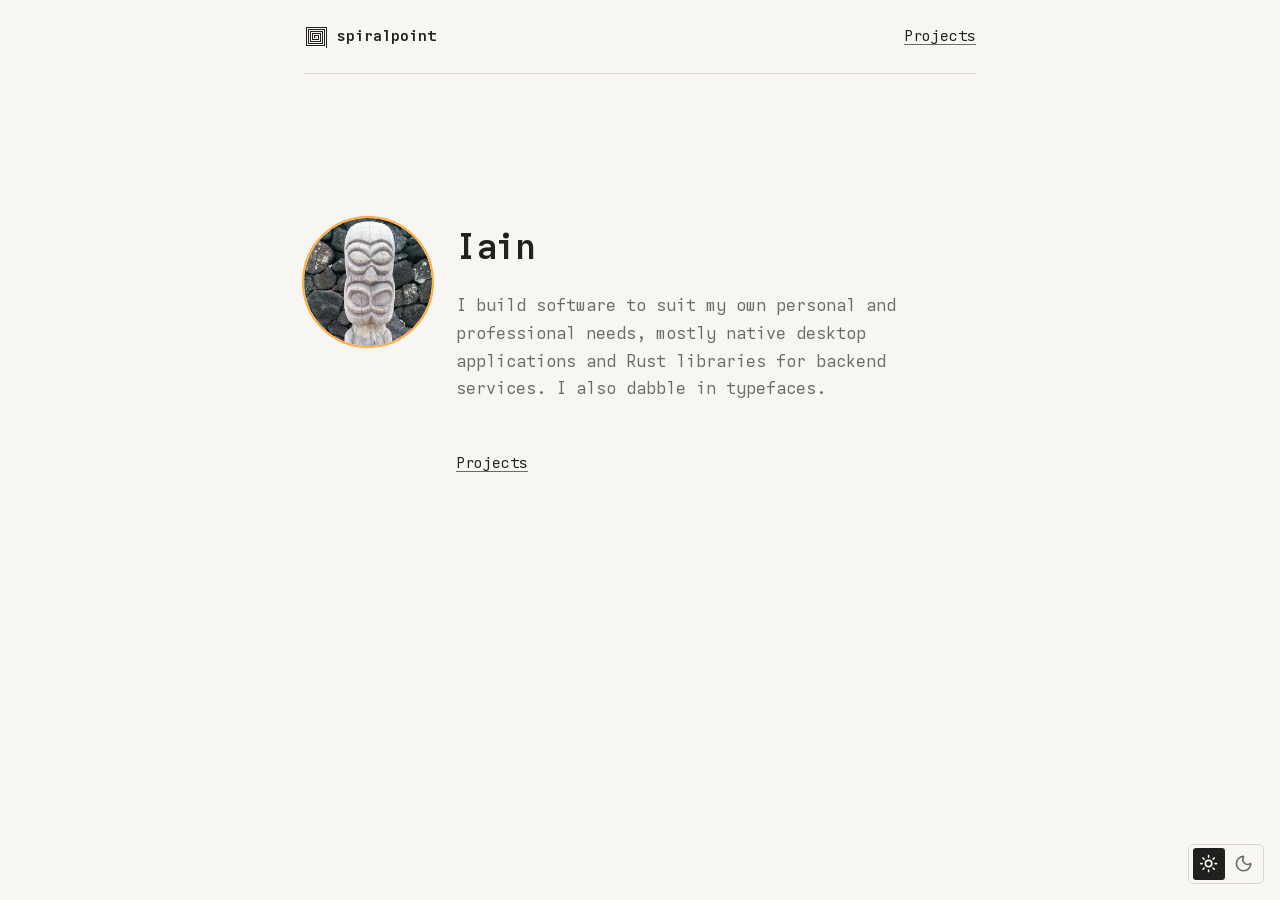
<file: index.html>
<!doctype html>
<html lang="en">
  <head>
    <meta charset="utf-8">
    <meta name="viewport" content="width=device-width, initial-scale=1">
    <meta name="description" content="Iain's personal site and software projects.">
    <title>Iain — spiralpoint</title>
    <script src="projects/site-assets/theme.js"></script>
    <link rel="stylesheet" href="styles.css">
  </head>
  <body>
    <header class="site-header">
      <a class="wordmark" href="index.html">spiralpoint</a>
      <nav aria-label="Primary navigation">
        <a href="projects/">Projects</a>
      </nav>
    </header>

    <main>
      <section class="intro" aria-labelledby="intro-title">
        <img class="profile-image" src="projects/site-assets/profile.webp" width="460" height="460" alt="A carved wooden figure used as Iain's GitHub profile image.">
        <div class="intro-copy">
          <h1 id="intro-title">Iain</h1>
          <p>I build software to suit my own personal and professional needs, mostly native desktop applications and Rust libraries for backend services. I also dabble in typefaces.</p>
          <ul class="links" aria-label="Links">
            <li><a href="projects/">Projects</a></li>
          </ul>
        </div>
      </section>
    </main>
  </body>
</html>
</file>
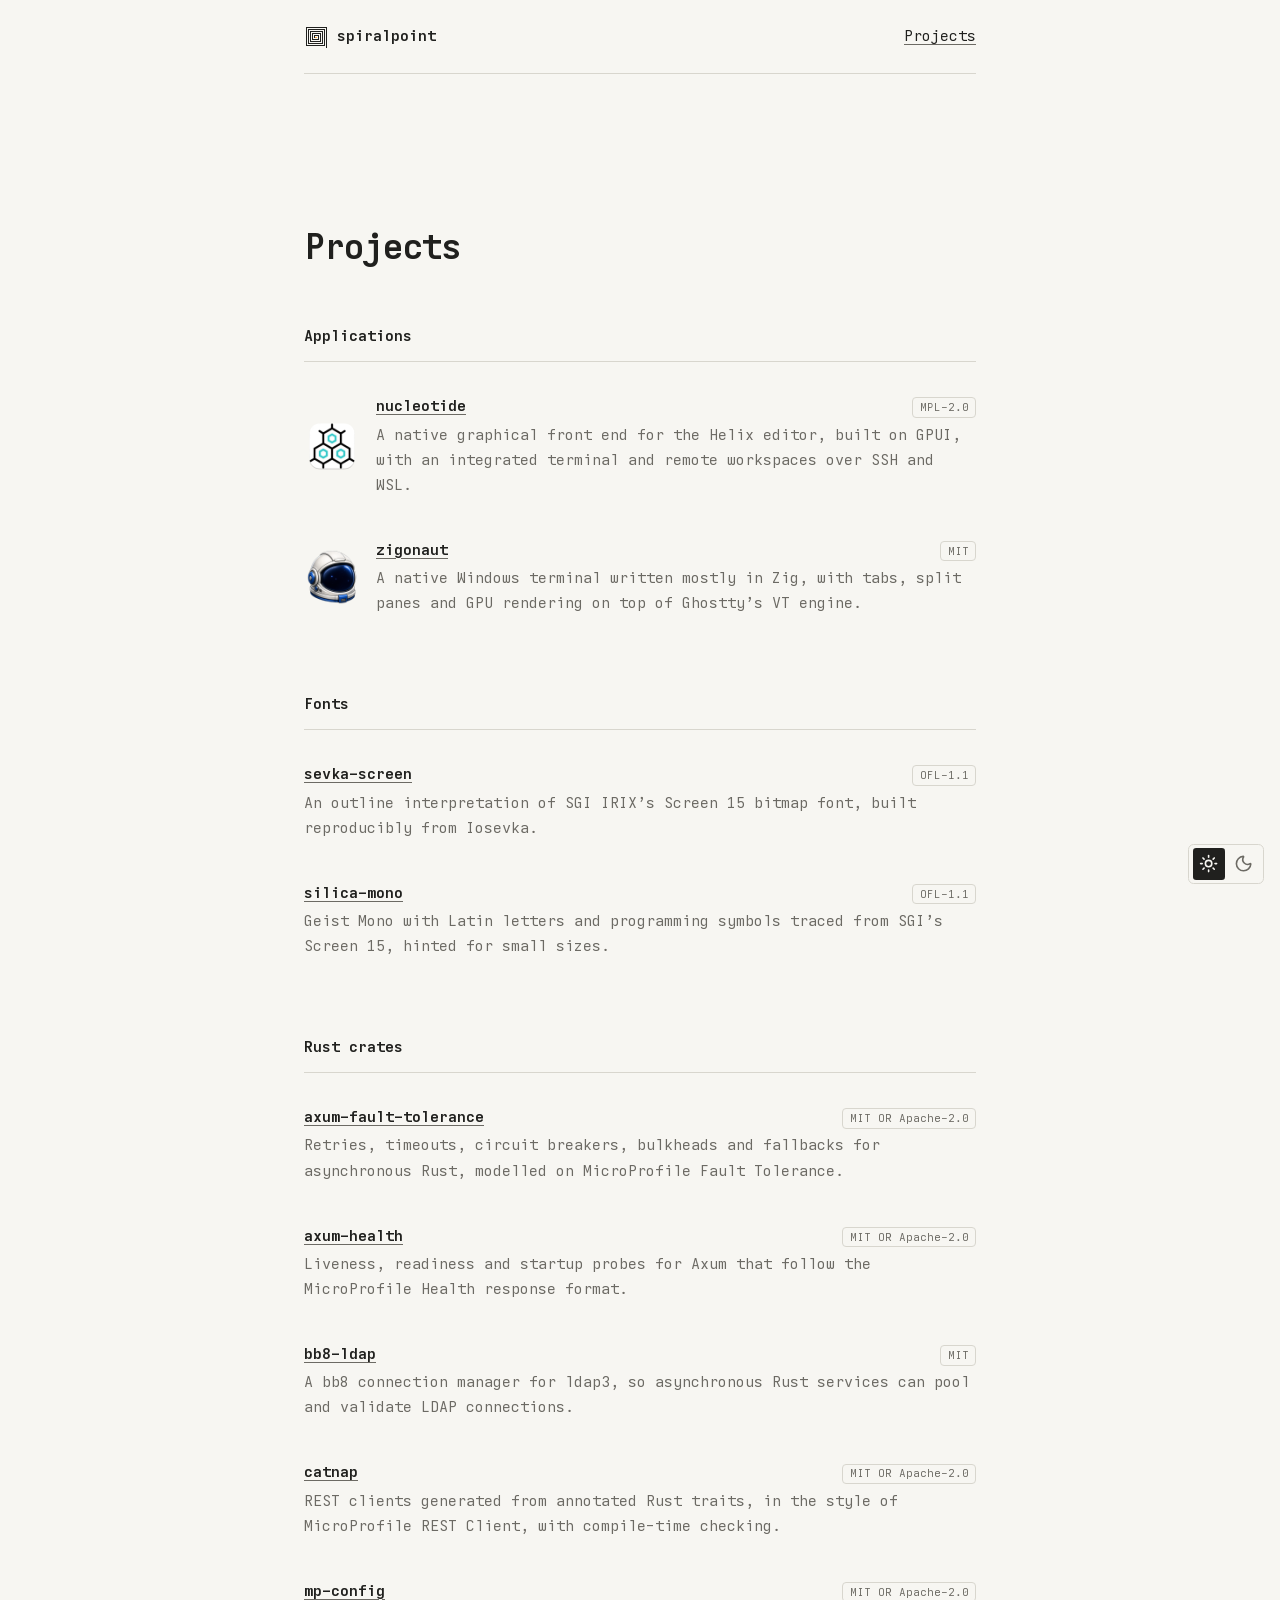
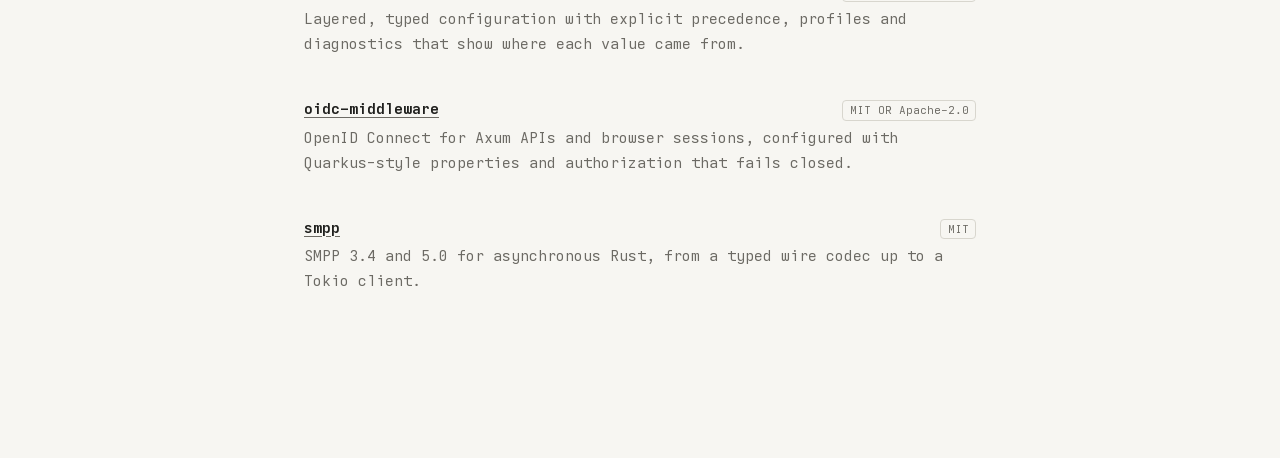
<file: projects/index.html>
<!doctype html>
<html lang="en">
  <head>
    <meta charset="utf-8">
    <meta name="viewport" content="width=device-width, initial-scale=1">
    <meta name="description" content="Software projects and typefaces by Iain.">
    <title>Projects — spiralpoint</title>
    <script src="site-assets/theme.js"></script>
    <link rel="stylesheet" href="../styles.css">
  </head>
  <body>
    <header class="site-header">
      <a class="wordmark" href="../">spiralpoint</a>
      <nav aria-label="Primary navigation">
        <a href="./" aria-current="page">Projects</a>
      </nav>
    </header>

    <main class="projects-main">
      <section class="page-intro" aria-labelledby="page-title">
        <h1 id="page-title">Projects</h1>

        <section class="project-section" aria-labelledby="applications-title">
          <h2 id="applications-title">Applications</h2>
          <ul class="project-list">
            <li class="project-list-item-with-icon">
              <img class="project-list-icon" src="nucleotide/icon.png" width="256" height="256" alt="" loading="lazy" decoding="async">
              <div>
                <div class="project-list-title">
                  <a href="nucleotide/">nucleotide</a>
                  <span class="license-badge" title="Mozilla Public License 2.0">MPL-2.0</span>
                </div>
                <p>A native graphical front end for the Helix editor, built on GPUI, with an integrated terminal and remote workspaces over SSH and WSL.</p>
              </div>
            </li>
            <li class="project-list-item-with-icon">
              <img class="project-list-icon" src="zigonaut/icon.png" width="256" height="256" alt="" loading="lazy" decoding="async">
              <div>
                <div class="project-list-title">
                  <a href="zigonaut/">zigonaut</a>
                  <span class="license-badge" title="MIT License">MIT</span>
                </div>
                <p>A native Windows terminal written mostly in Zig, with tabs, split panes and GPU rendering on top of Ghostty's VT engine.</p>
              </div>
            </li>
          </ul>
        </section>

        <section class="project-section" aria-labelledby="fonts-title">
          <h2 id="fonts-title">Fonts</h2>
          <ul class="project-list">
            <li>
              <div class="project-list-title">
                <a href="sevka-screen/">sevka-screen</a>
                <span class="license-badge" title="SIL Open Font License 1.1">OFL-1.1</span>
              </div>
              <p>An outline interpretation of SGI IRIX's Screen 15 bitmap font, built reproducibly from Iosevka.</p>
            </li>
            <li>
              <div class="project-list-title">
                <a href="silica-mono/">silica-mono</a>
                <span class="license-badge" title="SIL Open Font License 1.1">OFL-1.1</span>
              </div>
              <p>Geist Mono with Latin letters and programming symbols traced from SGI's Screen 15, hinted for small sizes.</p>
            </li>
          </ul>
        </section>

        <section class="project-section" aria-labelledby="rust-crates-title">
          <h2 id="rust-crates-title">Rust crates</h2>
          <ul class="project-list">
            <li>
              <div class="project-list-title">
                <a href="axum-fault-tolerance/">axum-fault-tolerance</a>
                <span class="license-badge">MIT OR Apache-2.0</span>
              </div>
              <p>Retries, timeouts, circuit breakers, bulkheads and fallbacks for asynchronous Rust, modelled on MicroProfile Fault Tolerance.</p>
            </li>
            <li>
              <div class="project-list-title">
                <a href="axum-health/">axum-health</a>
                <span class="license-badge">MIT OR Apache-2.0</span>
              </div>
              <p>Liveness, readiness and startup probes for Axum that follow the MicroProfile Health response format.</p>
            </li>
            <li>
              <div class="project-list-title">
                <a href="bb8-ldap/">bb8-ldap</a>
                <span class="license-badge" title="MIT License">MIT</span>
              </div>
              <p>A bb8 connection manager for ldap3, so asynchronous Rust services can pool and validate LDAP connections.</p>
            </li>
            <li>
              <div class="project-list-title">
                <a href="catnap/">catnap</a>
                <span class="license-badge">MIT OR Apache-2.0</span>
              </div>
              <p>REST clients generated from annotated Rust traits, in the style of MicroProfile REST Client, with compile-time checking.</p>
            </li>
            <li>
              <div class="project-list-title">
                <a href="mp-config/">mp-config</a>
                <span class="license-badge">MIT OR Apache-2.0</span>
              </div>
              <p>Layered, typed configuration with explicit precedence, profiles and diagnostics that show where each value came from.</p>
            </li>
            <li>
              <div class="project-list-title">
                <a href="oidc-middleware/">oidc-middleware</a>
                <span class="license-badge">MIT OR Apache-2.0</span>
              </div>
              <p>OpenID Connect for Axum APIs and browser sessions, configured with Quarkus-style properties and authorization that fails closed.</p>
            </li>
            <li>
              <div class="project-list-title">
                <a href="smpp/">smpp</a>
                <span class="license-badge" title="MIT License (declared in the README)">MIT</span>
              </div>
              <p>SMPP 3.4 and 5.0 for asynchronous Rust, from a typed wire codec up to a Tokio client.</p>
            </li>
          </ul>
        </section>
      </section>
    </main>
  </body>
</html>
</file>
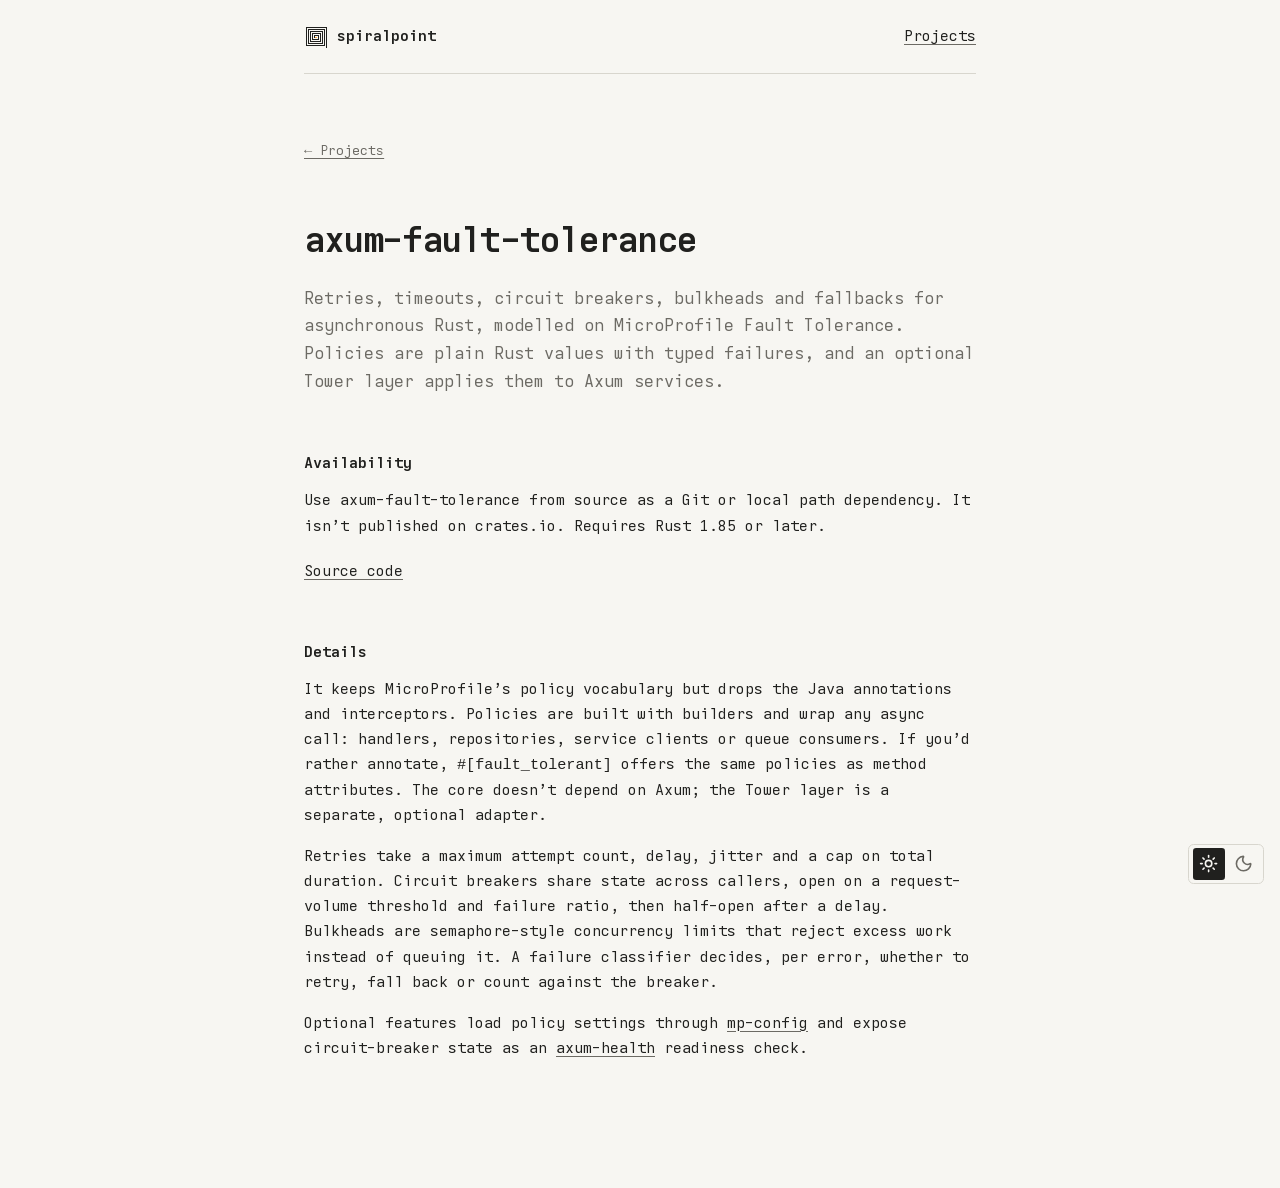
<file: projects/axum-fault-tolerance/index.html>
<!doctype html>
<html lang="en">
  <head>
    <meta charset="utf-8">
    <meta name="viewport" content="width=device-width, initial-scale=1">
    <meta name="description" content="Retries, timeouts, circuit breakers, bulkheads and fallbacks for asynchronous Rust, modelled on MicroProfile Fault Tolerance.">
    <title>axum-fault-tolerance — spiralpoint</title>
    <script src="../site-assets/theme.js"></script>
    <link rel="stylesheet" href="../../styles.css">
  </head>
  <body>
    <header class="site-header">
      <a class="wordmark" href="../../">spiralpoint</a>
      <nav aria-label="Primary navigation">
        <a href="../">Projects</a>
      </nav>
    </header>

    <main class="project-main">
      <article>
        <a class="back-link" href="../">← Projects</a>
        <h1>axum-fault-tolerance</h1>
        <p class="summary">
          Retries, timeouts, circuit breakers, bulkheads and fallbacks for
          asynchronous Rust, modelled on MicroProfile Fault Tolerance. Policies
          are plain Rust values with typed failures, and an optional Tower layer
          applies them to Axum services.
        </p>

        <section>
          <h2>Availability</h2>
          <p>
            Use axum-fault-tolerance from source as a Git or local path dependency.
            It isn't published on crates.io. Requires Rust 1.85 or later.
          </p>
          <ul class="project-links">
            <li><a href="https://github.com/iainh/axum-fault-tolerance">Source code</a></li>
          </ul>
        </section>

        <section>
          <h2>Details</h2>
          <p>
            It keeps MicroProfile's policy vocabulary but drops the Java
            annotations and interceptors. Policies are built with builders and
            wrap any async call: handlers, repositories, service clients or queue
            consumers. If you'd rather annotate, <code>#[fault_tolerant]</code>
            offers the same policies as method attributes. The core doesn't
            depend on Axum; the Tower layer is a separate, optional adapter.
          </p>
          <p>
            Retries take a maximum attempt count, delay, jitter and a cap on total
            duration. Circuit breakers share state across callers, open on a
            request-volume threshold and failure ratio, then half-open after a
            delay. Bulkheads are semaphore-style concurrency limits that reject
            excess work instead of queuing it. A failure classifier decides, per
            error, whether to retry, fall back or count against the breaker.
          </p>
          <p>
            Optional features load policy settings through
            <a href="../mp-config/">mp-config</a> and expose circuit-breaker
            state as an <a href="../axum-health/">axum-health</a> readiness check.
          </p>
        </section>
      </article>
    </main>
  </body>
</html>
</file>
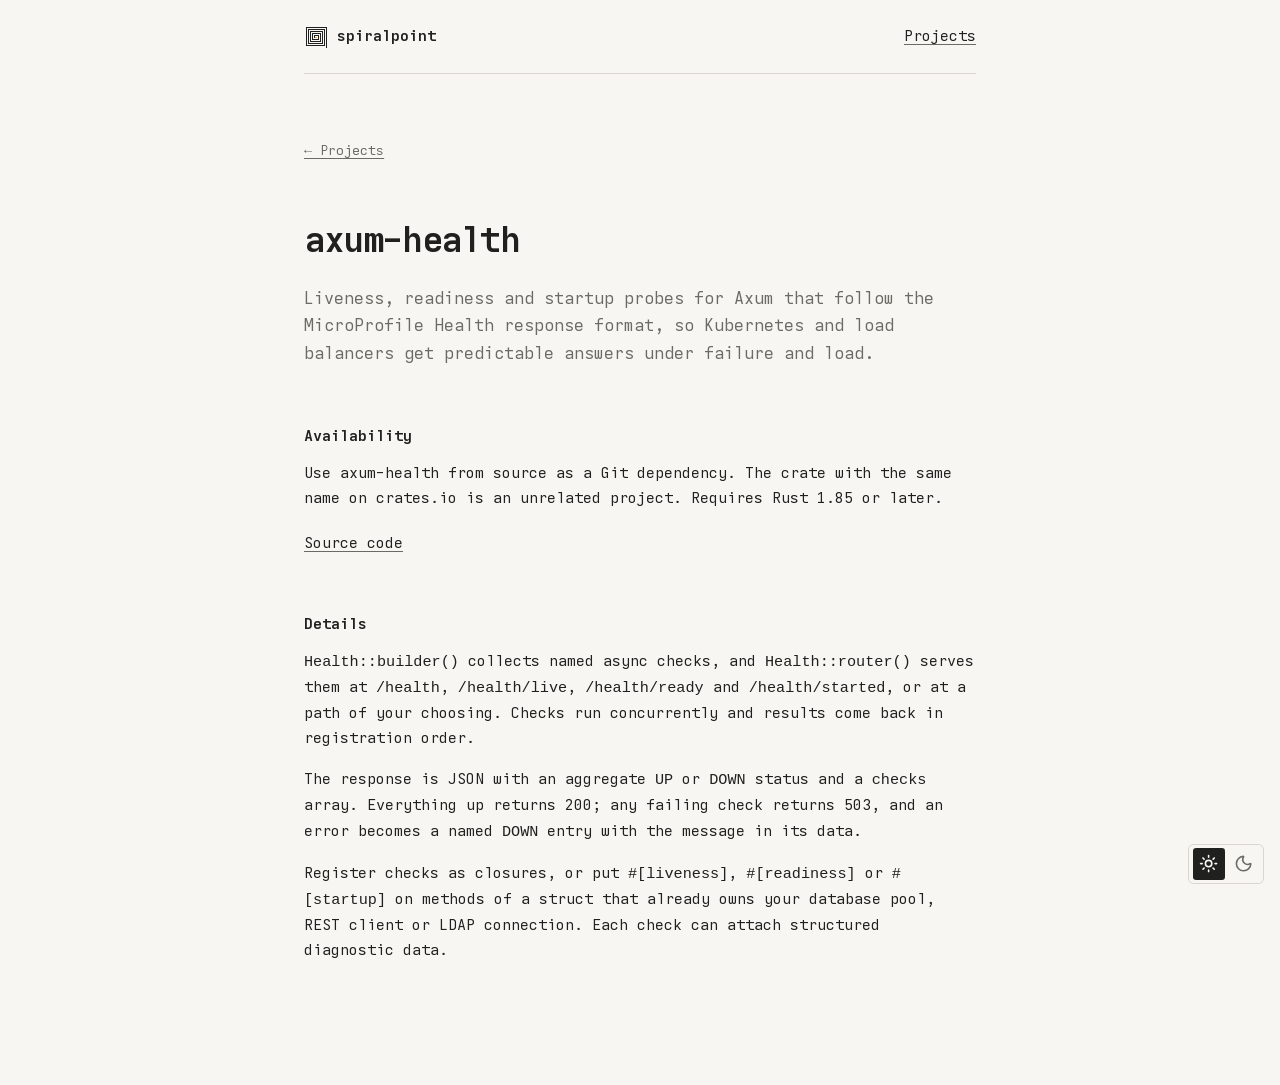
<file: projects/axum-health/index.html>
<!doctype html>
<html lang="en">
  <head>
    <meta charset="utf-8">
    <meta name="viewport" content="width=device-width, initial-scale=1">
    <meta name="description" content="Liveness, readiness and startup probes for Axum that follow the MicroProfile Health response format.">
    <title>axum-health — spiralpoint</title>
    <script src="../site-assets/theme.js"></script>
    <link rel="stylesheet" href="../../styles.css">
  </head>
  <body>
    <header class="site-header">
      <a class="wordmark" href="../../">spiralpoint</a>
      <nav aria-label="Primary navigation">
        <a href="../">Projects</a>
      </nav>
    </header>

    <main class="project-main">
      <article>
        <a class="back-link" href="../">← Projects</a>
        <h1>axum-health</h1>
        <p class="summary">
          Liveness, readiness and startup probes for Axum that follow the
          MicroProfile Health response format, so Kubernetes and load balancers
          get predictable answers under failure and load.
        </p>

        <section>
          <h2>Availability</h2>
          <p>
            Use axum-health from source as a Git dependency. The crate with the
            same name on crates.io is an unrelated project. Requires Rust 1.85 or
            later.
          </p>
          <ul class="project-links">
            <li><a href="https://github.com/iainh/axum-health">Source code</a></li>
          </ul>
        </section>

        <section>
          <h2>Details</h2>
          <p>
            <code>Health::builder()</code> collects named async checks, and
            <code>Health::router()</code> serves them at <code>/health</code>,
            <code>/health/live</code>, <code>/health/ready</code> and
            <code>/health/started</code>, or at a path of your choosing. Checks
            run concurrently and results come back in registration order.
          </p>
          <p>
            The response is JSON with an aggregate <code>UP</code> or
            <code>DOWN</code> status and a <code>checks</code> array. Everything
            up returns 200; any failing check returns 503, and an error becomes a
            named <code>DOWN</code> entry with the message in its data.
          </p>
          <p>
            Register checks as closures, or put <code>#[liveness]</code>,
            <code>#[readiness]</code> or <code>#[startup]</code> on methods of a
            struct that already owns your database pool, REST client or LDAP
            connection. Each check can attach structured diagnostic data.
          </p>
        </section>
      </article>
    </main>
  </body>
</html>
</file>
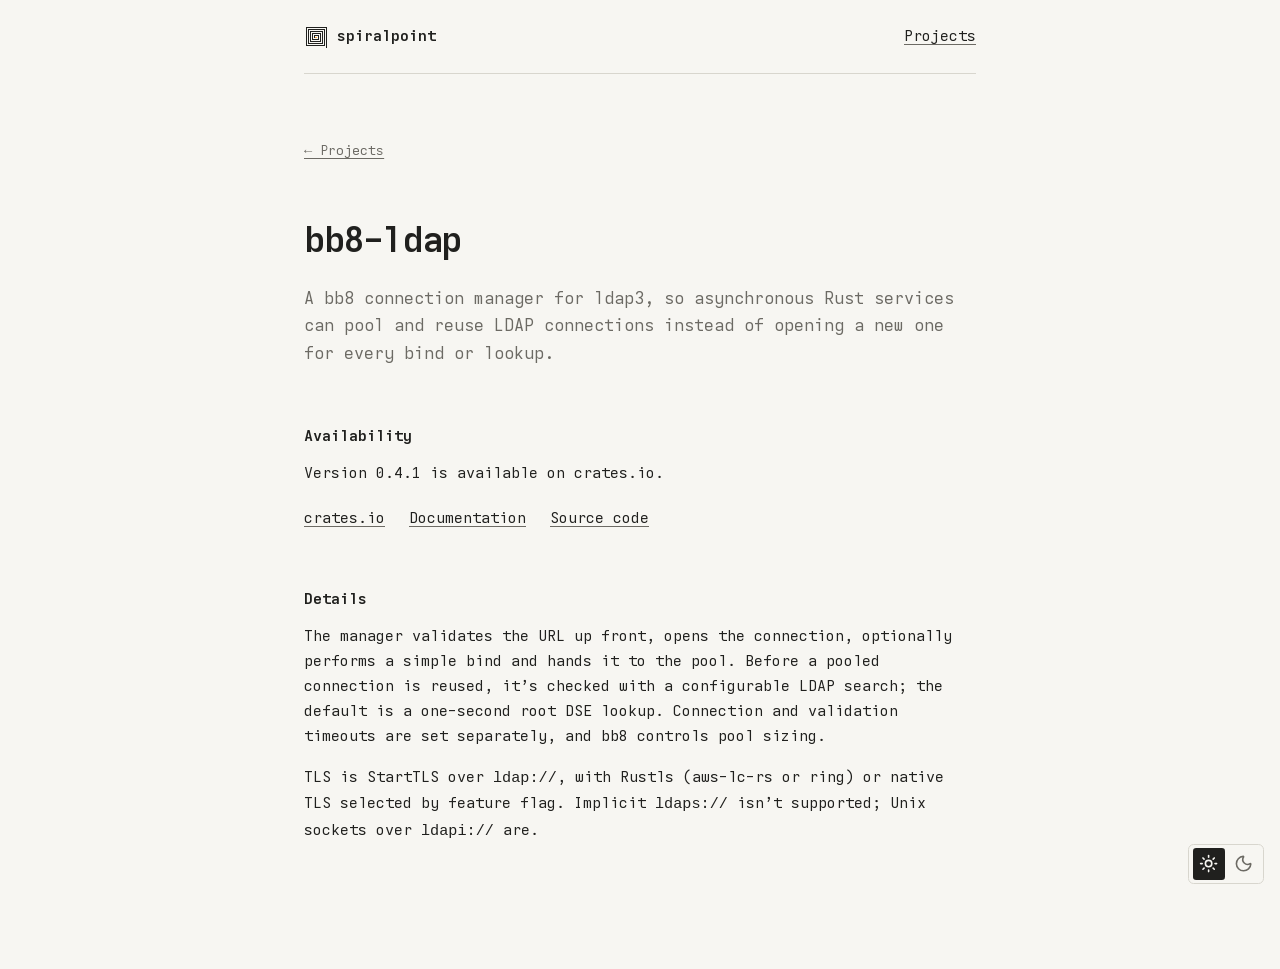
<file: projects/bb8-ldap/index.html>
<!doctype html>
<html lang="en">
  <head>
    <meta charset="utf-8">
    <meta name="viewport" content="width=device-width, initial-scale=1">
    <meta name="description" content="A bb8 connection manager for ldap3, so asynchronous Rust services can pool and validate LDAP connections.">
    <title>bb8-ldap — spiralpoint</title>
    <script src="../site-assets/theme.js"></script>
    <link rel="stylesheet" href="../../styles.css">
  </head>
  <body>
    <header class="site-header">
      <a class="wordmark" href="../../">spiralpoint</a>
      <nav aria-label="Primary navigation">
        <a href="../">Projects</a>
      </nav>
    </header>

    <main class="project-main">
      <article>
        <a class="back-link" href="../">← Projects</a>
        <h1>bb8-ldap</h1>
        <p class="summary">
          A bb8 connection manager for ldap3, so asynchronous Rust services can
          pool and reuse LDAP connections instead of opening a new one for every
          bind or lookup.
        </p>

        <section>
          <h2>Availability</h2>
          <p>Version 0.4.1 is available on crates.io.</p>
          <ul class="project-links">
            <li><a href="https://crates.io/crates/bb8-ldap">crates.io</a></li>
            <li><a href="https://docs.rs/bb8-ldap">Documentation</a></li>
            <li><a href="https://github.com/iainh/bb8-ldap">Source code</a></li>
          </ul>
        </section>

        <section>
          <h2>Details</h2>
          <p>
            The manager validates the URL up front, opens the connection,
            optionally performs a simple bind and hands it to the pool. Before a
            pooled connection is reused, it's checked with a configurable LDAP
            search; the default is a one-second root DSE lookup. Connection and
            validation timeouts are set separately, and bb8 controls pool sizing.
          </p>
          <p>
            TLS is StartTLS over <code>ldap://</code>, with Rustls (aws-lc-rs or
            ring) or native TLS selected by feature flag. Implicit
            <code>ldaps://</code> isn't supported; Unix sockets over
            <code>ldapi://</code> are.
          </p>
        </section>
      </article>
    </main>
  </body>
</html>
</file>
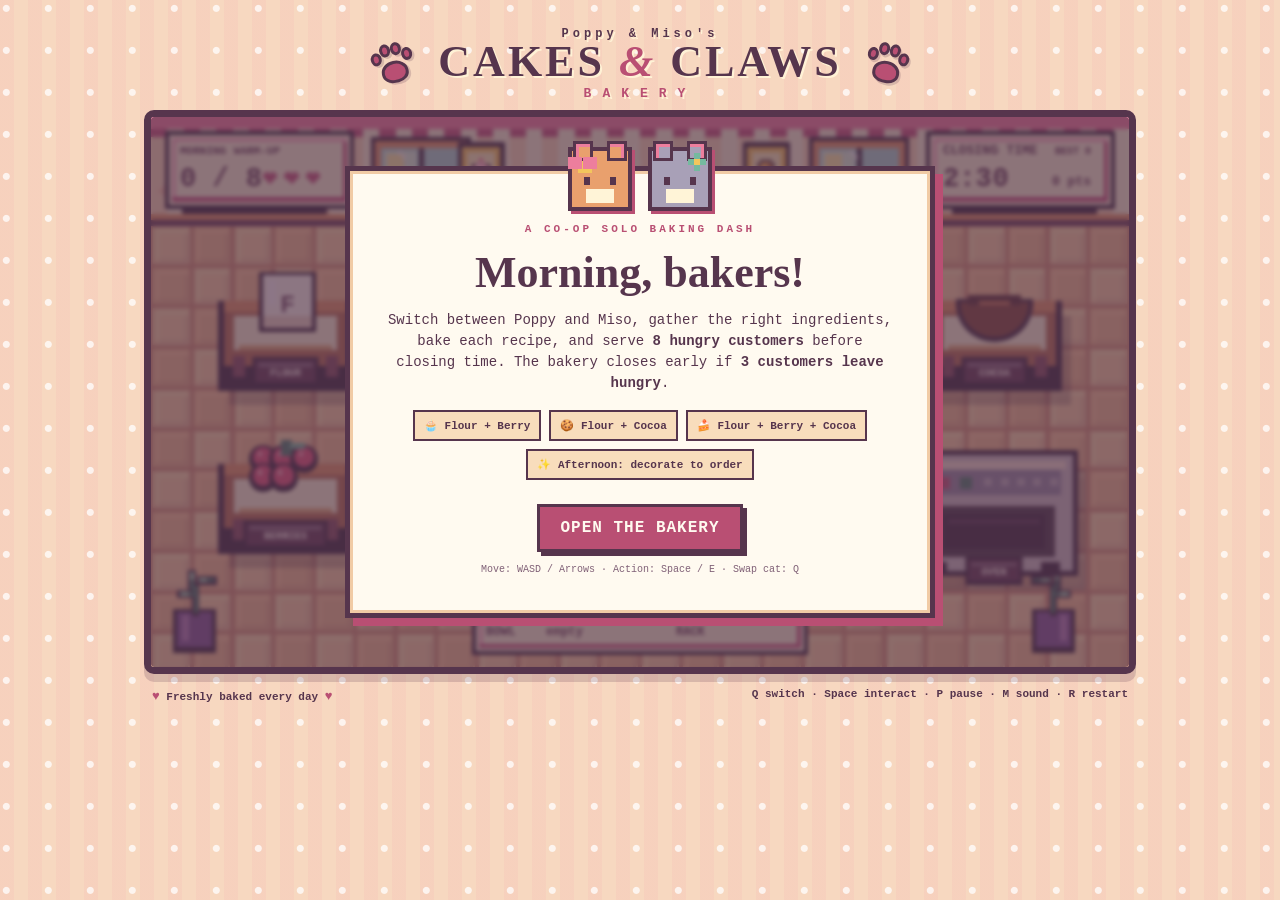
<file: projects/cake-and-claws-game/index.html>
<!doctype html>
<html lang="en">
  <head>
    <meta charset="UTF-8" />
    <meta name="viewport" content="width=device-width, initial-scale=1.0" />
    <meta name="theme-color" content="#56354d" />
    <title>Cakes &amp; Claws Bakery</title>
    <link rel="stylesheet" href="styles.css" />
  </head>
  <body>
    <main class="page-shell">
      <header class="brand" aria-label="Cakes and Claws Bakery">
        <div class="brand__paw" aria-hidden="true">
          <span></span><span></span><span></span><span></span><span></span>
        </div>
        <div>
          <p class="brand__kicker">Poppy &amp; Miso's</p>
          <h1>CAKES <span>&amp;</span> CLAWS</h1>
          <p class="brand__sub">BAKERY</p>
        </div>
        <div class="brand__paw brand__paw--right" aria-hidden="true">
          <span></span><span></span><span></span><span></span><span></span>
        </div>
      </header>

      <section id="game-frame" class="game-frame game-frame--modal" aria-label="Cakes and Claws Bakery game">
        <canvas id="game" width="960" height="540" aria-label="Bakery game canvas"></canvas>

        <div class="orientation-screen" role="status">
          <span class="orientation-screen__phone" aria-hidden="true">↻</span>
          <strong>Rotate to play</strong>
          <span>Landscape mode keeps the bakery labels readable.</span>
        </div>

        <div id="start-screen" class="overlay">
          <div class="card card--welcome">
            <div class="cat-portraits" aria-hidden="true">
              <span class="portrait portrait--poppy"><i class="portrait__face"></i><i class="portrait__accessory"></i></span>
              <span class="portrait portrait--miso"><i class="portrait__face"></i><i class="portrait__accessory"></i></span>
            </div>
            <p class="eyebrow">A CO-OP SOLO BAKING DASH</p>
            <h2>Morning, bakers!</h2>
            <p>
              Switch between Poppy and Miso, gather the right ingredients,
              bake each recipe, and serve <strong>8 hungry customers</strong>
              before closing time. The bakery closes early if
              <strong>3 customers leave hungry</strong>.
            </p>
            <div class="recipe-list">
              <span>🧁 Flour + Berry</span>
              <span>🍪 Flour + Cocoa</span>
              <span>🍰 Flour + Berry + Cocoa</span>
              <span>✨ Afternoon: decorate to order</span>
            </div>
            <button id="start-button" class="pixel-button">OPEN THE BAKERY</button>
            <p class="controls-copy">Move: WASD / Arrows · Action: Space / E · Swap cat: Q</p>
          </div>
        </div>

        <div id="end-screen" class="overlay overlay--hidden" aria-live="polite">
          <div class="card card--end">
            <p id="end-eyebrow" class="eyebrow">SHOP CLOSED</p>
            <h2 id="end-title">Sweet success!</h2>
            <div id="end-stars" class="end-stars" role="img" aria-label="Three stars">
              <span class="end-star">★</span><span class="end-star">★</span><span class="end-star">★</span>
            </div>
            <p id="end-copy"></p>
            <button id="restart-button" class="pixel-button">BAKE AGAIN</button>
          </div>
        </div>

        <div id="pause-screen" class="overlay overlay--hidden" aria-live="polite">
          <div class="card card--end">
            <p class="eyebrow">BAKERY PAUSED</p>
            <h2>Taking a breather</h2>
            <p>The clock and customer patience are stopped.</p>
            <button id="resume-button" class="pixel-button">RESUME BAKING</button>
          </div>
        </div>

        <div id="toast" class="toast" role="status" aria-live="polite"></div>
      </section>

      <section class="touch-controls" aria-label="Touch controls">
        <div class="utility-pad">
          <button id="pause-button" aria-label="Pause game">PAUSE</button>
          <button id="sound-button" aria-label="Turn sound off" aria-pressed="false">SOUND ON</button>
        </div>
        <div class="d-pad">
          <button data-control="up" aria-label="Move up">▲</button>
          <button data-control="left" aria-label="Move left">◀</button>
          <button data-control="down" aria-label="Move down">▼</button>
          <button data-control="right" aria-label="Move right">▶</button>
        </div>
        <div class="action-pad">
          <button data-control="swap" class="control-swap">SWAP</button>
          <button data-control="action" class="control-action">ACTION</button>
        </div>
      </section>

      <footer>
        <span><span class="footer-heart" aria-hidden="true">♥</span> Freshly baked every day <span class="footer-heart" aria-hidden="true">♥</span></span>
        <span class="desktop-hint">Q switch · Space interact · P pause · M sound · R restart</span>
      </footer>
    </main>
    <script src="game.js"></script>
  </body>
</html>
</file>
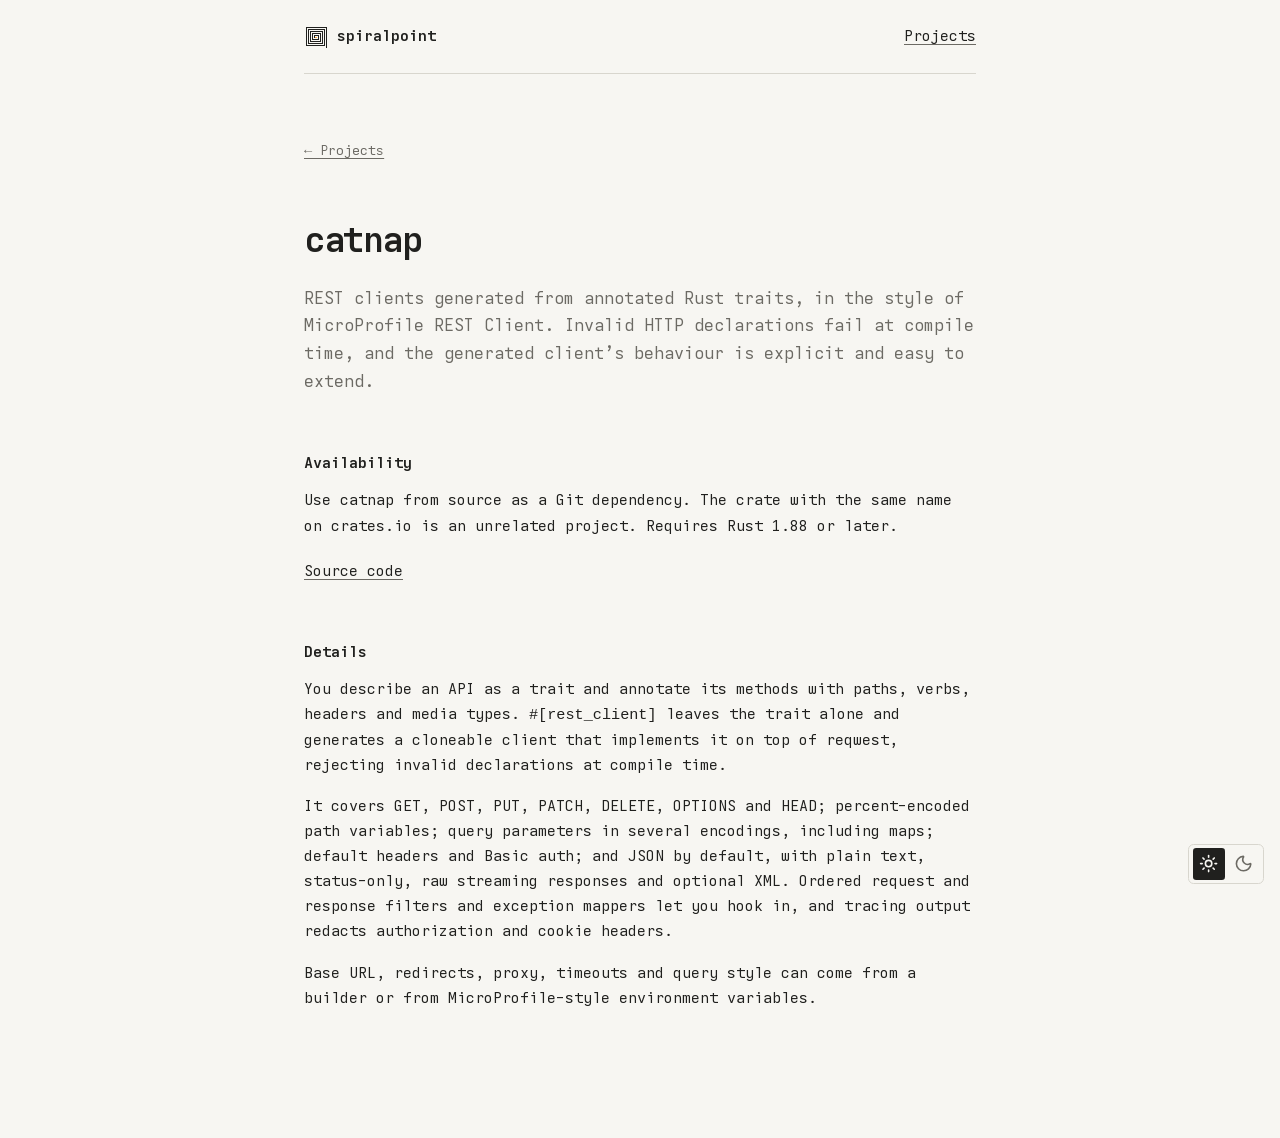
<file: projects/catnap/index.html>
<!doctype html>
<html lang="en">
  <head>
    <meta charset="utf-8">
    <meta name="viewport" content="width=device-width, initial-scale=1">
    <meta name="description" content="REST clients generated from annotated Rust traits, in the style of MicroProfile REST Client, with compile-time checking.">
    <title>catnap — spiralpoint</title>
    <script src="../site-assets/theme.js"></script>
    <link rel="stylesheet" href="../../styles.css">
  </head>
  <body>
    <header class="site-header">
      <a class="wordmark" href="../../">spiralpoint</a>
      <nav aria-label="Primary navigation">
        <a href="../">Projects</a>
      </nav>
    </header>

    <main class="project-main">
      <article>
        <a class="back-link" href="../">← Projects</a>
        <h1>catnap</h1>
        <p class="summary">
          REST clients generated from annotated Rust traits, in the style of
          MicroProfile REST Client. Invalid HTTP declarations fail at compile
          time, and the generated client's behaviour is explicit and easy to
          extend.
        </p>

        <section>
          <h2>Availability</h2>
          <p>
            Use catnap from source as a Git dependency. The crate with the same
            name on crates.io is an unrelated project. Requires Rust 1.88 or later.
          </p>
          <ul class="project-links">
            <li><a href="https://github.com/iainh/catnap">Source code</a></li>
          </ul>
        </section>

        <section>
          <h2>Details</h2>
          <p>
            You describe an API as a trait and annotate its methods with paths,
            verbs, headers and media types. <code>#[rest_client]</code> leaves the
            trait alone and generates a cloneable client that implements it on
            top of reqwest, rejecting invalid declarations at compile time.
          </p>
          <p>
            It covers GET, POST, PUT, PATCH, DELETE, OPTIONS and HEAD;
            percent-encoded path variables; query parameters in several
            encodings, including maps; default headers and Basic auth; and JSON
            by default, with plain text, status-only, raw streaming responses and
            optional XML. Ordered request and response filters and exception
            mappers let you hook in, and tracing output redacts authorization and
            cookie headers.
          </p>
          <p>
            Base URL, redirects, proxy, timeouts and query style can come from a
            builder or from MicroProfile-style environment variables.
          </p>
        </section>
      </article>
    </main>
  </body>
</html>
</file>
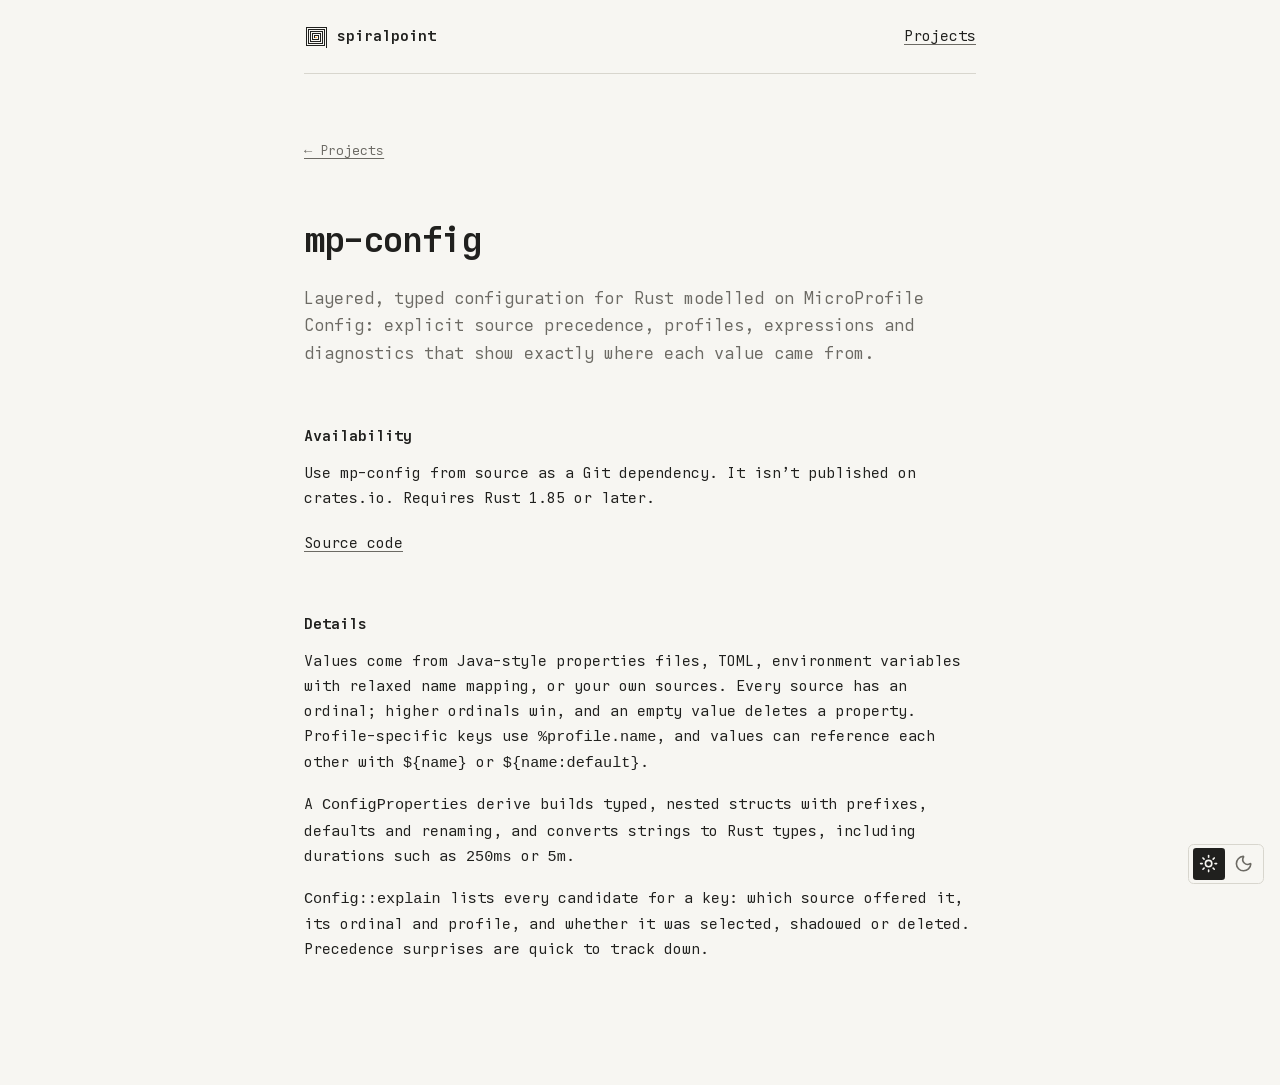
<file: projects/mp-config/index.html>
<!doctype html>
<html lang="en">
  <head>
    <meta charset="utf-8">
    <meta name="viewport" content="width=device-width, initial-scale=1">
    <meta name="description" content="Layered, typed configuration for Rust modelled on MicroProfile Config, with explicit precedence, profiles and value provenance.">
    <title>mp-config — spiralpoint</title>
    <script src="../site-assets/theme.js"></script>
    <link rel="stylesheet" href="../../styles.css">
  </head>
  <body>
    <header class="site-header">
      <a class="wordmark" href="../../">spiralpoint</a>
      <nav aria-label="Primary navigation">
        <a href="../">Projects</a>
      </nav>
    </header>

    <main class="project-main">
      <article>
        <a class="back-link" href="../">← Projects</a>
        <h1>mp-config</h1>
        <p class="summary">
          Layered, typed configuration for Rust modelled on MicroProfile Config:
          explicit source precedence, profiles, expressions and diagnostics that
          show exactly where each value came from.
        </p>

        <section>
          <h2>Availability</h2>
          <p>
            Use mp-config from source as a Git dependency. It isn't published on
            crates.io. Requires Rust 1.85 or later.
          </p>
          <ul class="project-links">
            <li><a href="https://github.com/iainh/mp-config">Source code</a></li>
          </ul>
        </section>

        <section>
          <h2>Details</h2>
          <p>
            Values come from Java-style properties files, TOML, environment
            variables with relaxed name mapping, or your own sources. Every
            source has an ordinal; higher ordinals win, and an empty value
            deletes a property. Profile-specific keys use
            <code>%profile.name</code>, and values can reference each other with
            <code>${name}</code> or <code>${name:default}</code>.
          </p>
          <p>
            A <code>ConfigProperties</code> derive builds typed, nested structs
            with prefixes, defaults and renaming, and converts strings to Rust
            types, including durations such as <code>250ms</code> or
            <code>5m</code>.
          </p>
          <p>
            <code>Config::explain</code> lists every candidate for a key: which
            source offered it, its ordinal and profile, and whether it was
            selected, shadowed or deleted. Precedence surprises are quick to
            track down.
          </p>
        </section>
      </article>
    </main>
  </body>
</html>
</file>
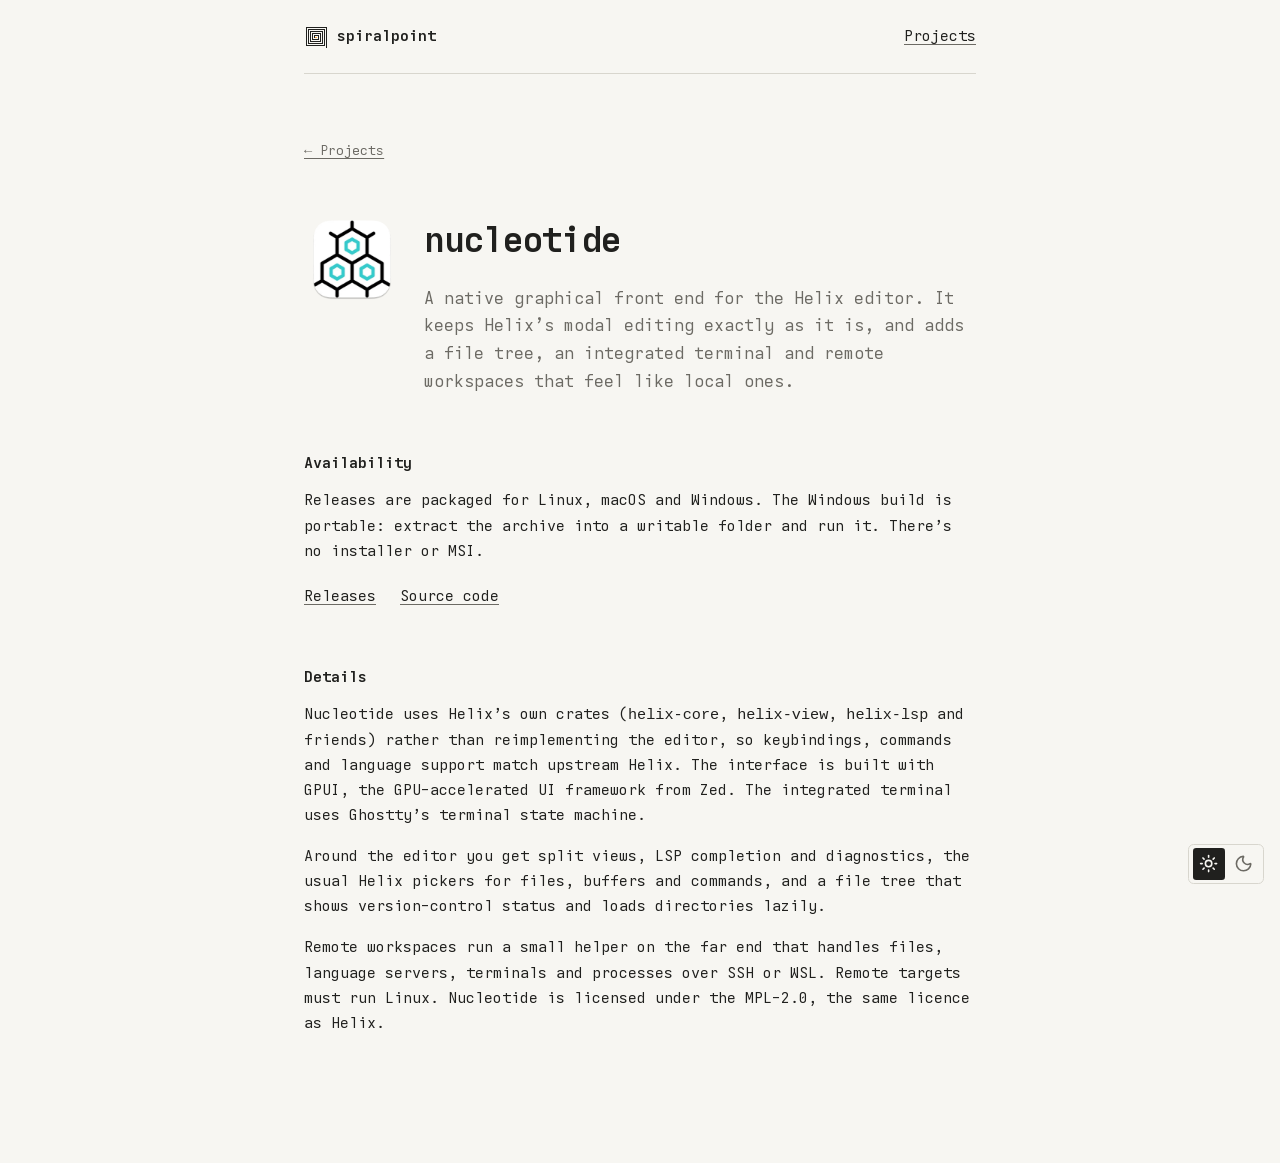
<file: projects/nucleotide/index.html>
<!doctype html>
<html lang="en">
  <head>
    <meta charset="utf-8">
    <meta name="viewport" content="width=device-width, initial-scale=1">
    <meta name="description" content="Nucleotide, a native graphical front end for the Helix editor with an integrated terminal and remote workspaces over SSH and WSL.">
    <title>nucleotide — spiralpoint</title>
    <script src="../site-assets/theme.js"></script>
    <link rel="stylesheet" href="../../styles.css">
  </head>
  <body>
    <header class="site-header">
      <a class="wordmark" href="../../">spiralpoint</a>
      <nav aria-label="Primary navigation">
        <a href="../">Projects</a>
      </nav>
    </header>

    <main class="project-main">
      <article>
        <a class="back-link" href="../">← Projects</a>
        <header class="project-heading">
          <img class="project-icon" src="icon.png" width="256" height="256" alt="">
          <div>
            <h1>nucleotide</h1>
            <p class="summary">
              A native graphical front end for the Helix editor. It keeps Helix's
              modal editing exactly as it is, and adds a file tree, an integrated
              terminal and remote workspaces that feel like local ones.
            </p>
          </div>
        </header>

        <section>
          <h2>Availability</h2>
          <p>
            Releases are packaged for Linux, macOS and Windows. The Windows build
            is portable: extract the archive into a writable folder and run it.
            There's no installer or MSI.
          </p>
          <ul class="project-links">
            <li><a href="https://github.com/iainh/nucleotide/releases">Releases</a></li>
            <li><a href="https://github.com/iainh/nucleotide">Source code</a></li>
          </ul>
        </section>

        <section>
          <h2>Details</h2>
          <p>
            Nucleotide uses Helix's own crates (<code>helix-core</code>,
            <code>helix-view</code>, <code>helix-lsp</code> and friends) rather
            than reimplementing the editor, so keybindings, commands and language
            support match upstream Helix. The interface is built with GPUI, the
            GPU-accelerated UI framework from Zed. The integrated terminal uses
            Ghostty's terminal state machine.
          </p>
          <p>
            Around the editor you get split views, LSP completion and
            diagnostics, the usual Helix pickers for files, buffers and commands,
            and a file tree that shows version-control status and loads
            directories lazily.
          </p>
          <p>
            Remote workspaces run a small helper on the far end that handles
            files, language servers, terminals and processes over SSH or WSL.
            Remote targets must run Linux. Nucleotide is licensed under the
            MPL-2.0, the same licence as Helix.
          </p>
        </section>
      </article>
    </main>
  </body>
</html>
</file>
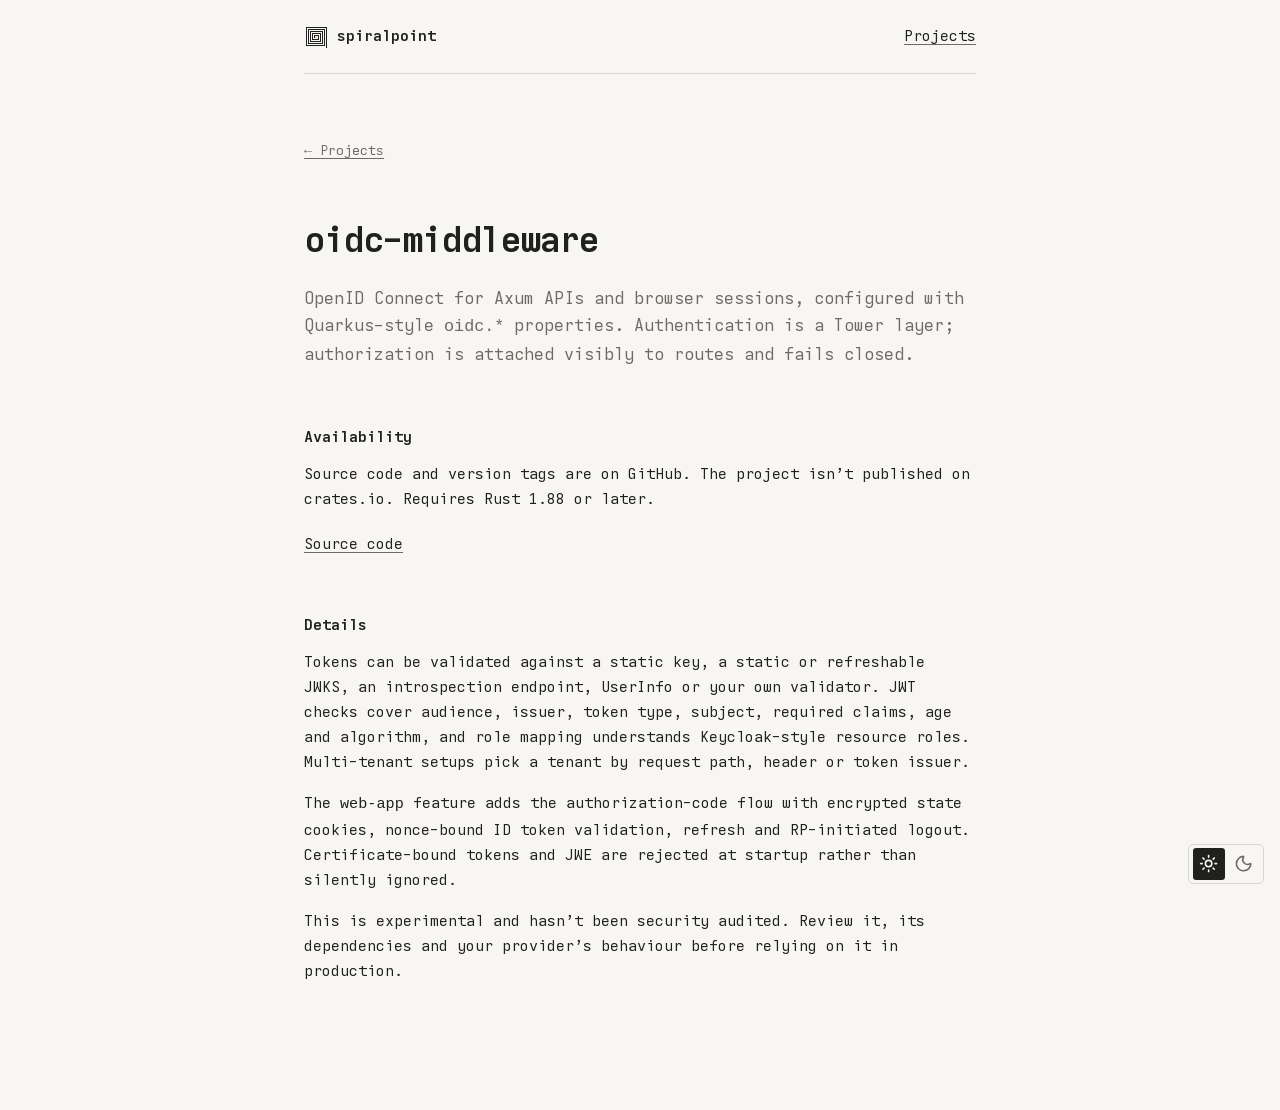
<file: projects/oidc-middleware/index.html>
<!doctype html>
<html lang="en">
  <head>
    <meta charset="utf-8">
    <meta name="viewport" content="width=device-width, initial-scale=1">
    <meta name="description" content="OpenID Connect authentication for Axum APIs and browser sessions, configured with Quarkus-style properties.">
    <title>oidc-middleware — spiralpoint</title>
    <script src="../site-assets/theme.js"></script>
    <link rel="stylesheet" href="../../styles.css">
  </head>
  <body>
    <header class="site-header">
      <a class="wordmark" href="../../">spiralpoint</a>
      <nav aria-label="Primary navigation">
        <a href="../">Projects</a>
      </nav>
    </header>

    <main class="project-main">
      <article>
        <a class="back-link" href="../">← Projects</a>
        <h1>oidc-middleware</h1>
        <p class="summary">
          OpenID Connect for Axum APIs and browser sessions, configured with
          Quarkus-style <code>oidc.*</code> properties. Authentication is a Tower
          layer; authorization is attached visibly to routes and fails closed.
        </p>

        <section>
          <h2>Availability</h2>
          <p>
            Source code and version tags are on GitHub. The project isn't
            published on crates.io. Requires Rust 1.88 or later.
          </p>
          <ul class="project-links">
            <li><a href="https://github.com/iainh/oidc-middleware">Source code</a></li>
          </ul>
        </section>

        <section>
          <h2>Details</h2>
          <p>
            Tokens can be validated against a static key, a static or
            refreshable JWKS, an introspection endpoint, UserInfo or your own
            validator. JWT checks cover audience, issuer, token type, subject,
            required claims, age and algorithm, and role mapping understands
            Keycloak-style resource roles. Multi-tenant setups pick a tenant by
            request path, header or token issuer.
          </p>
          <p>
            The <code>web-app</code> feature adds the authorization-code flow
            with encrypted state cookies, nonce-bound ID token validation,
            refresh and RP-initiated logout. Certificate-bound tokens and JWE are
            rejected at startup rather than silently ignored.
          </p>
          <p>
            This is experimental and hasn't been security audited. Review it,
            its dependencies and your provider's behaviour before relying on it
            in production.
          </p>
        </section>
      </article>
    </main>
  </body>
</html>
</file>
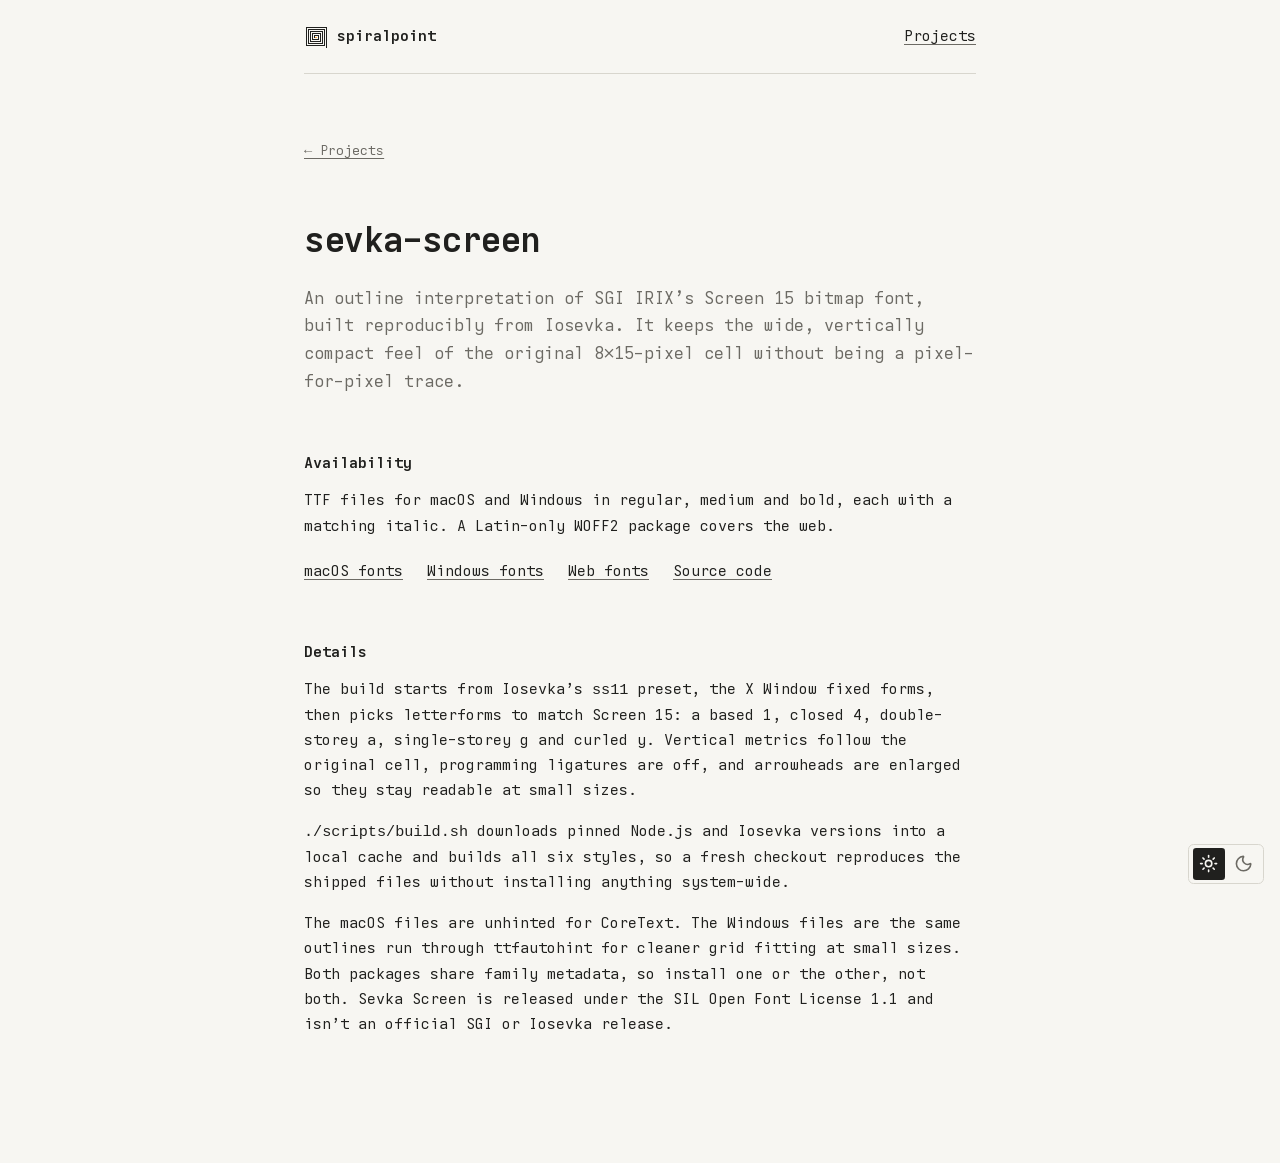
<file: projects/sevka-screen/index.html>
<!doctype html>
<html lang="en">
  <head>
    <meta charset="utf-8">
    <meta name="viewport" content="width=device-width, initial-scale=1">
    <meta name="description" content="Sevka Screen, an outline interpretation of SGI IRIX's Screen 15 bitmap font, built reproducibly from Iosevka.">
    <title>sevka-screen — spiralpoint</title>
    <script src="../site-assets/theme.js"></script>
    <link rel="stylesheet" href="../../styles.css">
  </head>
  <body>
    <header class="site-header">
      <a class="wordmark" href="../../">spiralpoint</a>
      <nav aria-label="Primary navigation">
        <a href="../">Projects</a>
      </nav>
    </header>

    <main class="project-main">
      <article>
        <a class="back-link" href="../">← Projects</a>
        <h1>sevka-screen</h1>
        <p class="summary">
          An outline interpretation of SGI IRIX's Screen 15 bitmap font, built
          reproducibly from Iosevka. It keeps the wide, vertically compact feel
          of the original 8×15-pixel cell without being a pixel-for-pixel trace.
        </p>

        <section>
          <h2>Availability</h2>
          <p>
            TTF files for macOS and Windows in regular, medium and bold, each
            with a matching italic. A Latin-only WOFF2 package covers the web.
          </p>
          <ul class="project-links">
            <li><a href="https://github.com/iainh/sevka-screen/tree/main/assets/macOS">macOS fonts</a></li>
            <li><a href="https://github.com/iainh/sevka-screen/tree/main/assets/win">Windows fonts</a></li>
            <li><a href="https://github.com/iainh/sevka-screen/tree/main/assets/web">Web fonts</a></li>
            <li><a href="https://github.com/iainh/sevka-screen">Source code</a></li>
          </ul>
        </section>

        <section>
          <h2>Details</h2>
          <p>
            The build starts from Iosevka's <code>ss11</code> preset, the X
            Window fixed forms, then picks letterforms to match Screen 15: a
            based 1, closed 4, double-storey a, single-storey g and curled y.
            Vertical metrics follow the original cell, programming ligatures are
            off, and arrowheads are enlarged so they stay readable at small sizes.
          </p>
          <p>
            <code>./scripts/build.sh</code> downloads pinned Node.js and Iosevka
            versions into a local cache and builds all six styles, so a fresh
            checkout reproduces the shipped files without installing anything
            system-wide.
          </p>
          <p>
            The macOS files are unhinted for CoreText. The Windows files are the
            same outlines run through ttfautohint for cleaner grid fitting at
            small sizes. Both packages share family metadata, so install one or
            the other, not both. Sevka Screen is released under the SIL Open
            Font License 1.1 and isn't an official SGI or Iosevka release.
          </p>
        </section>
      </article>
    </main>
  </body>
</html>
</file>
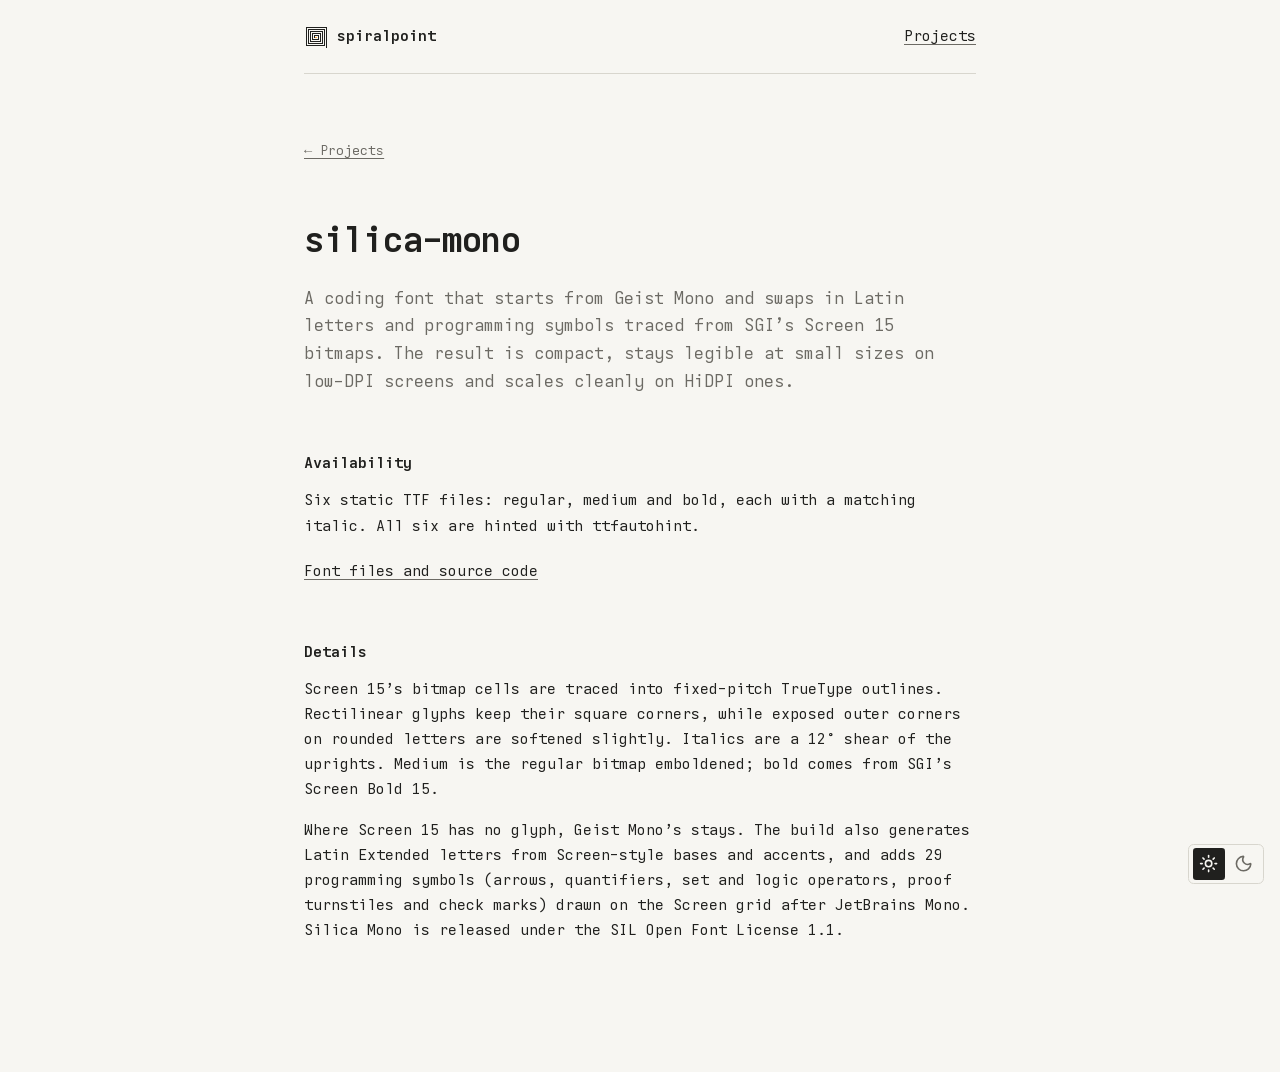
<file: projects/silica-mono/index.html>
<!doctype html>
<html lang="en">
  <head>
    <meta charset="utf-8">
    <meta name="viewport" content="width=device-width, initial-scale=1">
    <meta name="description" content="Silica Mono, a coding font that pairs Geist Mono with Latin letters and programming symbols traced from SGI's Screen 15.">
    <title>silica-mono — spiralpoint</title>
    <script src="../site-assets/theme.js"></script>
    <link rel="stylesheet" href="../../styles.css">
  </head>
  <body>
    <header class="site-header">
      <a class="wordmark" href="../../">spiralpoint</a>
      <nav aria-label="Primary navigation">
        <a href="../">Projects</a>
      </nav>
    </header>

    <main class="project-main">
      <article>
        <a class="back-link" href="../">← Projects</a>
        <h1>silica-mono</h1>
        <p class="summary">
          A coding font that starts from Geist Mono and swaps in Latin letters
          and programming symbols traced from SGI's Screen 15 bitmaps. The result
          is compact, stays legible at small sizes on low-DPI screens and scales
          cleanly on HiDPI ones.
        </p>

        <section>
          <h2>Availability</h2>
          <p>
            Six static TTF files: regular, medium and bold, each with a matching
            italic. All six are hinted with ttfautohint.
          </p>
          <ul class="project-links">
            <li><a href="https://github.com/iainh/silica-mono">Font files and source code</a></li>
          </ul>
        </section>

        <section>
          <h2>Details</h2>
          <p>
            Screen 15's bitmap cells are traced into fixed-pitch TrueType
            outlines. Rectilinear glyphs keep their square corners, while exposed
            outer corners on rounded letters are softened slightly. Italics are a
            12° shear of the uprights. Medium is the regular bitmap emboldened;
            bold comes from SGI's Screen Bold 15.
          </p>
          <p>
            Where Screen 15 has no glyph, Geist Mono's stays. The build also
            generates Latin Extended letters from Screen-style bases and accents,
            and adds 29 programming symbols (arrows, quantifiers, set and logic
            operators, proof turnstiles and check marks) drawn on the Screen grid
            after JetBrains Mono. Silica Mono is released under the SIL Open Font
            License 1.1.
          </p>
        </section>
      </article>
    </main>
  </body>
</html>
</file>
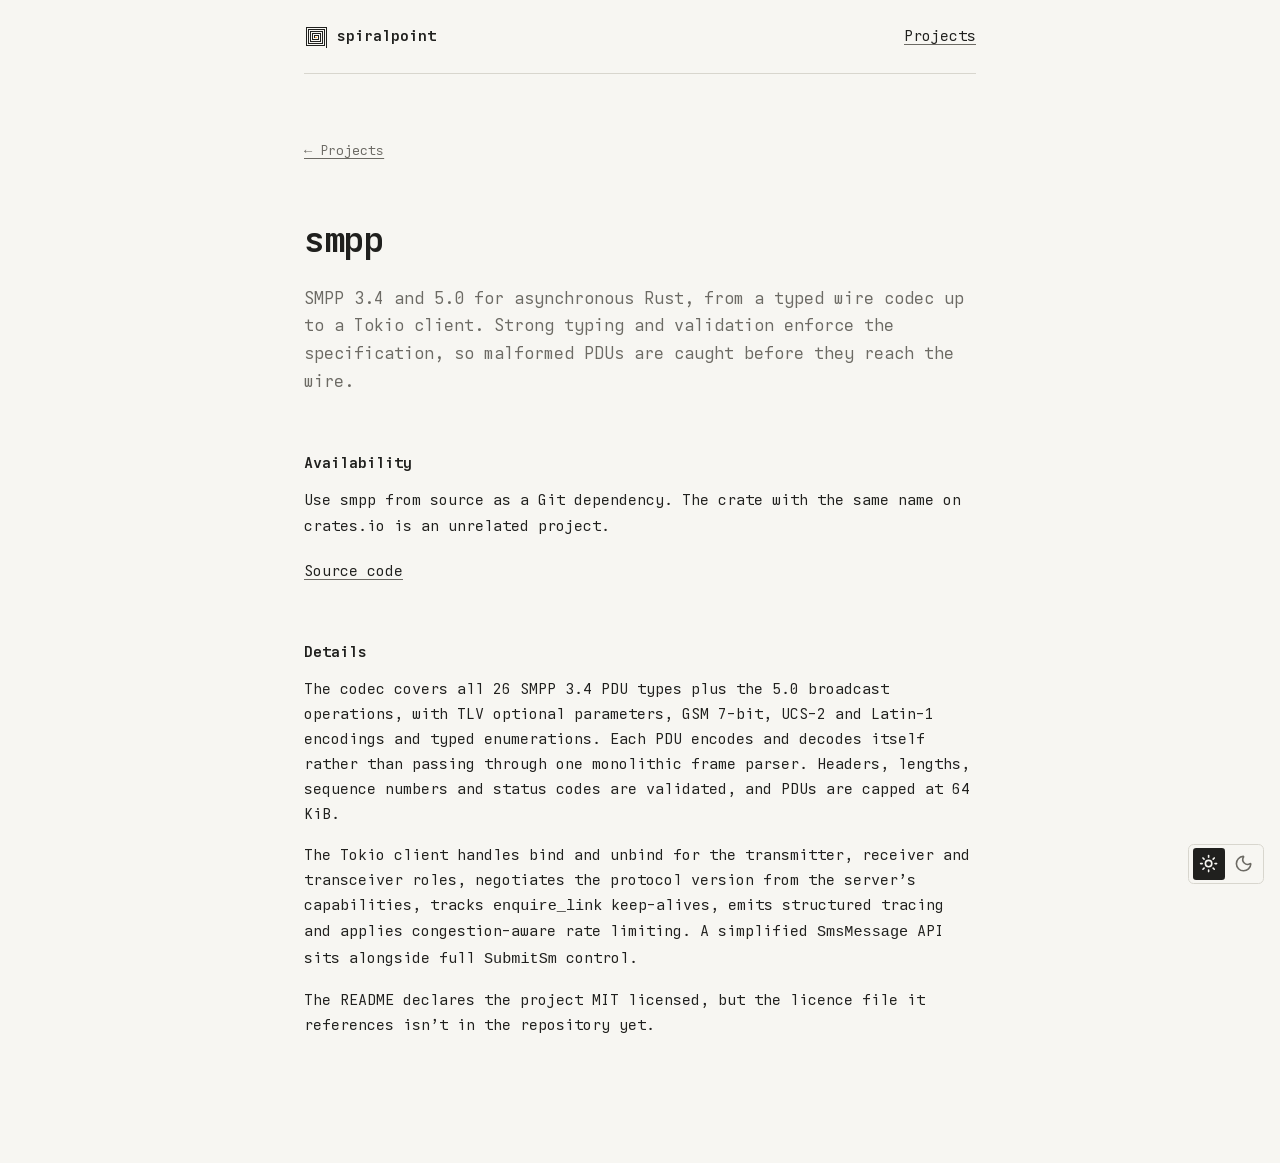
<file: projects/smpp/index.html>
<!doctype html>
<html lang="en">
  <head>
    <meta charset="utf-8">
    <meta name="viewport" content="width=device-width, initial-scale=1">
    <meta name="description" content="SMPP 3.4 and 5.0 for asynchronous Rust, from a typed wire codec up to a Tokio client.">
    <title>smpp — spiralpoint</title>
    <script src="../site-assets/theme.js"></script>
    <link rel="stylesheet" href="../../styles.css">
  </head>
  <body>
    <header class="site-header">
      <a class="wordmark" href="../../">spiralpoint</a>
      <nav aria-label="Primary navigation">
        <a href="../">Projects</a>
      </nav>
    </header>

    <main class="project-main">
      <article>
        <a class="back-link" href="../">← Projects</a>
        <h1>smpp</h1>
        <p class="summary">
          SMPP 3.4 and 5.0 for asynchronous Rust, from a typed wire codec up to a
          Tokio client. Strong typing and validation enforce the specification,
          so malformed PDUs are caught before they reach the wire.
        </p>

        <section>
          <h2>Availability</h2>
          <p>
            Use smpp from source as a Git dependency. The crate with the same name
            on crates.io is an unrelated project.
          </p>
          <ul class="project-links">
            <li><a href="https://github.com/iainh/smpp">Source code</a></li>
          </ul>
        </section>

        <section>
          <h2>Details</h2>
          <p>
            The codec covers all 26 SMPP 3.4 PDU types plus the 5.0 broadcast
            operations, with TLV optional parameters, GSM 7-bit, UCS-2 and
            Latin-1 encodings and typed enumerations. Each PDU encodes and
            decodes itself rather than passing through one monolithic frame
            parser. Headers, lengths, sequence numbers and status codes are
            validated, and PDUs are capped at 64 KiB.
          </p>
          <p>
            The Tokio client handles bind and unbind for the transmitter,
            receiver and transceiver roles, negotiates the protocol version from
            the server's capabilities, tracks <code>enquire_link</code>
            keep-alives, emits structured tracing and applies congestion-aware
            rate limiting. A simplified <code>SmsMessage</code> API sits alongside
            full <code>SubmitSm</code> control.
          </p>
          <p>
            The README declares the project MIT licensed, but the licence file it
            references isn't in the repository yet.
          </p>
        </section>
      </article>
    </main>
  </body>
</html>
</file>
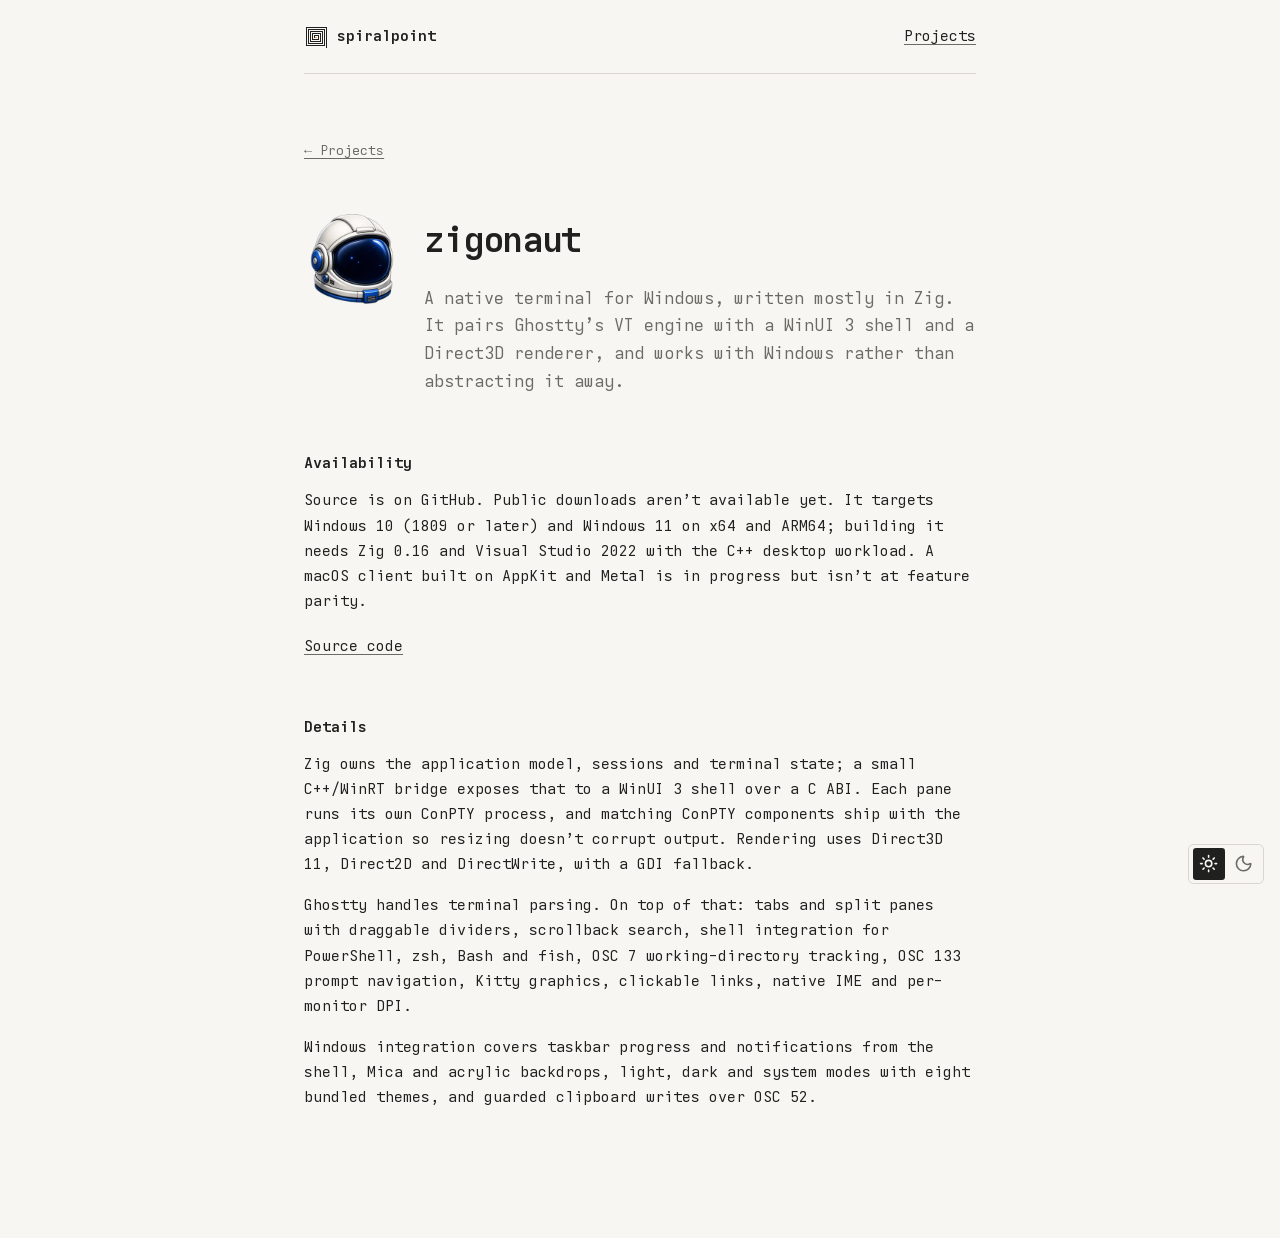
<file: projects/zigonaut/index.html>
<!doctype html>
<html lang="en">
  <head>
    <meta charset="utf-8">
    <meta name="viewport" content="width=device-width, initial-scale=1">
    <meta name="description" content="Zigonaut, a native Windows terminal written mostly in Zig, with a WinUI 3 shell, GPU rendering and Ghostty's VT engine.">
    <title>zigonaut — spiralpoint</title>
    <script src="../site-assets/theme.js"></script>
    <link rel="stylesheet" href="../../styles.css">
  </head>
  <body>
    <header class="site-header">
      <a class="wordmark" href="../../">spiralpoint</a>
      <nav aria-label="Primary navigation">
        <a href="../">Projects</a>
      </nav>
    </header>

    <main class="project-main">
      <article>
        <a class="back-link" href="../">← Projects</a>
        <header class="project-heading">
          <img class="project-icon" src="icon.png" width="256" height="256" alt="">
          <div>
            <h1>zigonaut</h1>
            <p class="summary">
              A native terminal for Windows, written mostly in Zig. It pairs
              Ghostty's VT engine with a WinUI 3 shell and a Direct3D renderer,
              and works with Windows rather than abstracting it away.
            </p>
          </div>
        </header>

        <section>
          <h2>Availability</h2>
          <p>
            Source is on GitHub. Public downloads aren't available yet. It
            targets Windows 10 (1809 or later) and Windows 11 on x64 and ARM64;
            building it needs Zig 0.16 and Visual Studio 2022 with the C++
            desktop workload. A macOS client built on AppKit and Metal is in
            progress but isn't at feature parity.
          </p>
          <ul class="project-links">
            <li><a href="https://github.com/iainh/zigonaut">Source code</a></li>
          </ul>
        </section>

        <section>
          <h2>Details</h2>
          <p>
            Zig owns the application model, sessions and terminal state; a small
            C++/WinRT bridge exposes that to a WinUI 3 shell over a C ABI. Each
            pane runs its own ConPTY process, and matching ConPTY components ship
            with the application so resizing doesn't corrupt output. Rendering
            uses Direct3D 11, Direct2D and DirectWrite, with a GDI fallback.
          </p>
          <p>
            Ghostty handles terminal parsing. On top of that: tabs and split
            panes with draggable dividers, scrollback search, shell integration
            for PowerShell, zsh, Bash and fish, OSC 7 working-directory tracking,
            OSC 133 prompt navigation, Kitty graphics, clickable links, native
            IME and per-monitor DPI.
          </p>
          <p>
            Windows integration covers taskbar progress and notifications from
            the shell, Mica and acrylic backdrops, light, dark and system modes
            with eight bundled themes, and guarded clipboard writes over OSC 52.
          </p>
        </section>
      </article>
    </main>
  </body>
</html>
</file>
<file: styles.css>
@font-face {
  font-family: "Sevka Screen";
  src: url("projects/sevka-screen/fonts/SevkaScreen-Regular.woff2") format("woff2");
  font-weight: 400;
  font-style: normal;
  font-display: swap;
}

@font-face {
  font-family: "Sevka Screen";
  src: url("projects/sevka-screen/fonts/SevkaScreen-Bold.woff2") format("woff2");
  font-weight: 700;
  font-style: normal;
  font-display: swap;
}

:root {
  --ink: #20201e;
  --muted: #6c6a64;
  --paper: #f7f6f2;
  --line: #d8d6ce;
  color-scheme: light;
  font-family: "Sevka Screen", ui-monospace, SFMono-Regular, Menlo, Monaco, Consolas, "Liberation Mono", monospace;
  font-synthesis: none;
}

@media (prefers-color-scheme: dark) {
  :root:not([data-theme]) {
    --ink: #e8e7e2;
    --muted: #aaa8a1;
    --paper: #1b1b19;
    --line: #44433e;
    color-scheme: dark;
  }
}

:root[data-theme="dark"] {
  --ink: #e8e7e2;
  --muted: #aaa8a1;
  --paper: #1b1b19;
  --line: #44433e;
  color-scheme: dark;
}

* {
  box-sizing: border-box;
}

::selection {
  background: #ffae42;
  color: #20201e;
}

html {
  background: var(--paper);
  color: var(--ink);
}

body {
  min-height: 100vh;
  margin: 0;
  display: flex;
  flex-direction: column;
  font-size: 0.95rem;
  line-height: 1.65;
}

a {
  color: inherit;
  text-decoration-color: var(--muted);
  text-decoration-thickness: 1px;
  text-underline-offset: 0.22em;
}

a:hover {
  text-decoration-color: var(--ink);
}

a:focus-visible {
  outline: 2px solid currentColor;
  outline-offset: 4px;
}

.site-header,
main {
  width: min(100% - 2rem, 42rem);
  margin-inline: auto;
}

.site-header {
  position: sticky;
  top: 0;
  z-index: 1;
  padding-block: 1.5rem;
  display: flex;
  justify-content: space-between;
  gap: 2rem;
  background: var(--paper);
  border-bottom: 1px solid var(--line);
}

.site-header nav {
  display: flex;
  gap: 1.25rem;
}

.wordmark {
  display: inline-flex;
  align-items: center;
  gap: 0.55rem;
  font-weight: 700;
  text-decoration: none;
}

.wordmark::before {
  width: 1.5rem;
  height: 1.5rem;
  flex: 0 0 auto;
  background: radial-gradient(circle at 50% 50%, #ffae42 0 1px, currentColor 1px);
  content: "";
  -webkit-mask: url("projects/site-assets/spiralpoint-logo.png") center / contain no-repeat;
  mask: url("projects/site-assets/spiralpoint-logo.png") center / contain no-repeat;
}

main {
  flex: 1;
}

.intro,
.projects-main {
  padding-block: clamp(5rem, 18vh, 9rem);
}

.intro {
  display: grid;
  grid-template-columns: 8rem minmax(0, 1fr);
  align-items: start;
  gap: 1.5rem;
}

.profile-image {
  width: 8rem;
  height: 8rem;
  border-radius: 50%;
  outline: 2px solid #ffae42;
  object-fit: cover;
}

h1 {
  margin: 0 0 1rem;
  font: inherit;
  font-size: clamp(1.6rem, 5vw, 2.2rem);
  font-weight: 700;
  letter-spacing: -0.04em;
}

.intro-copy > p,
.page-intro > p {
  margin: 0;
  color: var(--muted);
  font-size: 1.05rem;
}

.project-section {
  margin: 3rem 0 0;
}

.project-section + .project-section {
  margin-top: 3.5rem;
}

.project-section h2 {
  padding-bottom: 0.75rem;
  border-bottom: 1px solid var(--line);
}

.project-list {
  margin: 0.75rem 0 0;
  padding: 0;
  list-style: none;
}

.project-list li {
  padding-block: 1.25rem;
}

.project-list-item-with-icon {
  display: flex;
  align-items: center;
  gap: 1rem;
}

.project-list-item-with-icon > div {
  min-width: 0;
  flex: 1;
}

.project-list-icon {
  width: 3.5rem;
  height: 3.5rem;
  flex: 0 0 auto;
  object-fit: contain;
}

.project-list a {
  font-weight: 700;
}

.project-list-title {
  display: flex;
  align-items: baseline;
  justify-content: space-between;
  gap: 1rem;
}

.license-badge {
  padding: 0.05rem 0.4rem;
  flex: 0 0 auto;
  border: 1px solid var(--line);
  border-radius: 0.25rem;
  color: var(--muted);
  font-size: 0.7rem;
  line-height: 1.5;
}

.project-list p {
  margin: 0.2rem 0 0;
  color: var(--muted);
}

.links {
  margin: 3rem 0 0;
  padding: 0;
  display: flex;
  flex-wrap: wrap;
  gap: 0.5rem 1.5rem;
  list-style: none;
}

.project-main {
  padding-block: 4rem 7rem;
}

.back-link {
  display: inline-block;
  margin-bottom: 3rem;
  color: var(--muted);
  font-size: 0.85rem;
}

.project-main .summary {
  margin: 0;
  color: var(--muted);
  font-size: 1.05rem;
}

.project-heading {
  display: grid;
  grid-template-columns: 6rem minmax(0, 1fr);
  align-items: start;
  gap: 1.5rem;
}

.project-icon {
  width: 6rem;
  height: 6rem;
  object-fit: contain;
}

.project-main section {
  margin-top: 3.5rem;
}

h2 {
  margin: 0 0 0.75rem;
  font: inherit;
  font-weight: 700;
}

.project-main section p {
  margin: 0 0 1rem;
}

.project-links {
  margin: 1.25rem 0 0;
  padding: 0;
  display: flex;
  flex-wrap: wrap;
  gap: 1.5rem;
  list-style: none;
}

.theme-selector {
  position: fixed;
  right: 1rem;
  bottom: 1rem;
  z-index: 1;
  padding: 0.2rem;
  display: flex;
  gap: 0.2rem;
  border: 1px solid var(--line);
  border-radius: 0.35rem;
  background: var(--paper);
}

.theme-selector button {
  width: 2rem;
  height: 2rem;
  padding: 0.4rem;
  border: 0;
  border-radius: 0.2rem;
  display: grid;
  place-items: center;
  background: transparent;
  color: var(--muted);
  cursor: pointer;
}

.theme-selector svg {
  width: 100%;
  height: 100%;
  display: block;
}

.theme-selector button:hover {
  color: var(--ink);
}

.theme-selector button[aria-pressed="true"] {
  background: var(--ink);
  color: var(--paper);
}

.theme-selector button:focus-visible {
  outline: 2px solid var(--ink);
  outline-offset: 2px;
}

@media (max-width: 30rem) {
  .site-header {
    align-items: flex-start;
  }

  .site-header nav {
    flex-direction: column;
    gap: 0.25rem;
    text-align: right;
  }

  .project-heading {
    grid-template-columns: 4.5rem minmax(0, 1fr);
    gap: 1rem;
  }

  .project-icon {
    width: 4.5rem;
    height: 4.5rem;
  }

  .intro {
    grid-template-columns: 5rem minmax(0, 1fr);
    gap: 1rem;
  }

  .profile-image {
    width: 5rem;
    height: 5rem;
  }
}
</file>
<file: projects/cake-and-claws-game/styles.css>
:root {
  --ink: #56354d;
  --cream: #fff4d7;
  --paper: #fffaf0;
  --pink: #ed7e9d;
  --pink-dark: #b94f73;
  --peach: #f2b880;
  --mint: #75b99f;
  --yellow: #f3c65d;
  --shadow: #402a42;
}

* {
  box-sizing: border-box;
}

html,
body {
  min-height: 100%;
  margin: 0;
}

body {
  color: var(--ink);
  background:
    radial-gradient(circle at 15% 20%, rgba(255, 255, 255, 0.75) 0 3px, transparent 4px),
    linear-gradient(90deg, rgba(237, 126, 157, 0.08) 50%, transparent 50%),
    #f7d8c0;
  background-size: 42px 42px, 28px 28px, auto;
  font-family: "Courier New", Courier, monospace;
  image-rendering: pixelated;
}

button {
  font: inherit;
}

.page-shell {
  width: min(1040px, 100%);
  margin: 0 auto;
  padding: 18px 24px 14px;
}

.brand {
  display: flex;
  justify-content: center;
  align-items: center;
  gap: 24px;
  min-height: 92px;
  text-align: center;
  text-shadow: 2px 2px 0 #fff2d6;
}

.brand p,
.brand h1 {
  margin: 0;
}

.brand__kicker {
  font-size: 12px;
  font-weight: 700;
  letter-spacing: 4px;
}

.brand h1 {
  font-family: Georgia, serif;
  font-size: clamp(26px, 4.4vw, 44px);
  line-height: 0.95;
  letter-spacing: 3px;
}

.brand h1 span {
  color: var(--pink-dark);
  font-style: italic;
}

.brand__sub {
  margin-top: 4px !important;
  color: var(--pink-dark);
  font-size: 13px;
  font-weight: 900;
  letter-spacing: 11px;
}

.brand__paw {
  position: relative;
  width: 42px;
  height: 42px;
  transform: rotate(-12deg);
}

.brand__paw span {
  position: absolute;
  width: 11px;
  height: 13px;
  background: var(--pink-dark);
  border: 3px solid var(--ink);
  border-radius: 50%;
  box-shadow: 2px 2px 0 rgba(86, 53, 77, 0.2);
}

.brand__paw span:nth-child(1) { top: 7px; left: 0; }
.brand__paw span:nth-child(2) { top: 0; left: 10px; }
.brand__paw span:nth-child(3) { top: 0; right: 10px; }
.brand__paw span:nth-child(4) { top: 7px; right: 0; }

.brand__paw span:nth-child(5) {
  top: 18px;
  left: 8px;
  width: 27px;
  height: 22px;
  border-radius: 50% 50% 44% 44%;
}

.brand__paw--right {
  transform: rotate(12deg);
}

.game-frame {
  position: relative;
  overflow: hidden;
  width: min(100%, calc((100vh - 92px) * 1.7778));
  margin-inline: auto;
  border: 7px solid var(--ink);
  border-radius: 10px;
  background: var(--cream);
  box-shadow: 0 8px 0 rgba(86, 53, 77, 0.2), inset 0 0 0 3px #fff;
}

canvas {
  display: block;
  width: 100%;
  height: auto;
  background: #f6d7aa;
  filter: saturate(1.12) contrast(1.04);
  image-rendering: pixelated;
}

.overlay {
  position: absolute;
  inset: 0;
  display: grid;
  place-items: center;
  padding: 20px;
  background: rgba(86, 53, 77, 0.68);
  backdrop-filter: blur(2px);
  transition: opacity 180ms ease;
}

.overlay--hidden {
  pointer-events: none;
  opacity: 0;
}

.orientation-screen {
  display: none;
}

.card {
  width: min(590px, 92%);
  padding: 26px 34px;
  text-align: center;
  background: var(--paper);
  border: 5px solid var(--ink);
  box-shadow: 8px 8px 0 var(--pink-dark), inset 0 0 0 3px #f1cba5;
}

.card h2 {
  margin: 5px 0 12px;
  font-family: Georgia, serif;
  font-size: clamp(28px, 5vw, 44px);
}

.card p {
  max-width: 510px;
  margin: 10px auto;
  font-size: 14px;
  line-height: 1.5;
}

.eyebrow {
  color: var(--pink-dark);
  font-size: 11px !important;
  font-weight: 900;
  letter-spacing: 3px;
}

.cat-portraits {
  display: flex;
  justify-content: center;
  gap: 16px;
  margin-top: -50px;
}

.portrait {
  position: relative;
  isolation: isolate;
  display: block;
  width: 64px;
  height: 64px;
  border: 4px solid var(--ink);
  background: #e9a06d;
  box-shadow: 3px 3px 0 var(--pink-dark);
}

.portrait::before,
.portrait::after {
  content: "";
  position: absolute;
  top: -10px;
  z-index: -1;
  width: 14px;
  height: 14px;
  background: inherit;
  border: 3px solid var(--ink);
  box-shadow: inset 3px 3px 0 var(--pink);
}

.portrait::before {
  left: 1px;
}

.portrait::after {
  right: 1px;
  transform: scaleX(-1);
}

.portrait--miso {
  background: #a8a0b7;
}

.portrait__face {
  position: absolute;
  top: 40px;
  left: 25px;
  z-index: 1;
  width: 6px;
  height: 4px;
  background: var(--pink-dark);
}

.portrait__face::before,
.portrait__face::after {
  content: "";
  position: absolute;
}

.portrait__face::before {
  top: -14px;
  left: -13px;
  z-index: 1;
  width: 6px;
  height: 8px;
  background: var(--ink);
  box-shadow: 26px 0 var(--ink);
}

.portrait__face::after {
  top: -2px;
  left: -11px;
  z-index: -1;
  width: 28px;
  height: 14px;
  background: var(--cream);
}

.portrait__accessory {
  position: absolute;
  top: 6px;
  left: -4px;
  width: 14px;
  height: 12px;
  background: var(--pink);
  box-shadow: 15px 0 var(--pink), 10px 4px 0 #f3c65d;
}

.portrait--miso .portrait__accessory {
  top: 8px;
  right: 8px;
  left: auto;
  width: 6px;
  height: 6px;
  background: var(--yellow);
  box-shadow: 0 -6px var(--mint), 0 6px var(--mint), -6px 0 var(--mint), 6px 0 var(--mint);
}

.recipe-list {
  display: flex;
  justify-content: center;
  flex-wrap: wrap;
  gap: 8px;
  margin: 16px 0;
}

.recipe-list span {
  padding: 7px 9px;
  border: 2px solid var(--ink);
  background: #f8ddbc;
  font-size: 11px;
  font-weight: 700;
}

.pixel-button {
  margin-top: 8px;
  padding: 12px 20px;
  color: #fffaf0;
  background: var(--pink-dark);
  border: 3px solid var(--ink);
  box-shadow: 4px 4px 0 var(--ink);
  font-weight: 900;
  letter-spacing: 1px;
  cursor: pointer;
}

.pixel-button:hover,
.pixel-button:focus-visible {
  background: var(--pink);
  outline: 3px solid #fff;
  outline-offset: -6px;
  transform: translate(-1px, -1px);
}

.pixel-button:active {
  box-shadow: 1px 1px 0 var(--ink);
  transform: translate(3px, 3px);
}

.controls-copy {
  color: #806177;
  font-size: 10px !important;
}

.toast {
  position: absolute;
  left: 50%;
  bottom: 25px;
  z-index: 2;
  min-width: 230px;
  padding: 9px 16px;
  color: var(--paper);
  background: var(--shadow);
  border: 3px solid var(--paper);
  text-align: center;
  font-size: 12px;
  font-weight: 700;
  opacity: 0;
  pointer-events: none;
  transform: translate(-50%, 12px);
  transition: opacity 120ms, transform 120ms;
}

.toast--show {
  opacity: 1;
  transform: translate(-50%, 0);
}

.end-stars {
  display: flex;
  justify-content: center;
  gap: 8px;
  color: #e7a72c;
  font-family: Georgia, serif;
  font-size: 38px;
}

.end-star {
  text-shadow: 2px 2px 0 var(--ink);
}

.end-star--empty {
  color: #eadbc1;
  text-shadow: 1px 1px 0 #a5857b;
}

.touch-controls {
  display: none;
  justify-content: space-between;
  align-items: center;
  flex-wrap: wrap;
  padding: 18px 8px 4px;
  user-select: none;
}

.d-pad {
  display: grid;
  grid-template-columns: repeat(3, 48px);
  grid-template-rows: repeat(2, 42px);
}

.d-pad button,
.action-pad button,
.utility-pad button {
  color: var(--cream);
  background: var(--ink);
  border: 3px solid #fff1d8;
  box-shadow: 2px 2px 0 var(--pink-dark);
  touch-action: none;
}

.utility-pad {
  display: flex;
  flex: 0 0 100%;
  justify-content: center;
  gap: 8px;
  margin-bottom: 8px;
}

.utility-pad button {
  min-width: 88px;
  height: 28px;
  font-size: 9px;
  font-weight: 900;
}

.d-pad [data-control="up"] { grid-column: 2; }
.d-pad [data-control="left"] { grid-column: 1; grid-row: 2; }
.d-pad [data-control="down"] { grid-column: 2; grid-row: 2; }
.d-pad [data-control="right"] { grid-column: 3; grid-row: 2; }

.action-pad {
  display: flex;
  gap: 10px;
  align-items: end;
}

.action-pad button {
  width: 68px;
  height: 58px;
  border-radius: 50%;
  font-size: 9px;
  font-weight: 900;
}

.action-pad .control-action {
  width: 82px;
  height: 70px;
  background: var(--pink-dark);
}

footer {
  display: flex;
  justify-content: space-between;
  padding: 14px 8px 0;
  font-size: 11px;
  font-weight: 700;
}

.footer-heart {
  color: var(--pink-dark);
  font-family: Georgia, serif;
  font-size: 13px;
}

@media (hover: none), (max-width: 760px) {
  .page-shell { padding: 8px 8px 12px; }
  .brand { min-height: 68px; gap: 10px; }
  .brand__paw { display: none; }
  .brand__kicker { font-size: 9px; }
  .brand__sub { font-size: 9px; letter-spacing: 7px; }
  .game-frame { border-width: 4px; }
  .touch-controls { display: flex; }
  .desktop-hint { display: none; }
  .card { padding: 20px 16px; }
  .card p { font-size: 11px; }
  .cat-portraits { display: none; }
  .recipe-list { margin: 10px 0; }
  .controls-copy { display: none; }
}

@media (max-width: 480px) {
  .brand h1 { font-size: 25px; }
  .game-frame--modal { min-height: 410px; }
  .overlay { padding: 6px; }
  .card { width: 96%; border-width: 3px; }
  .card h2 { font-size: 25px; }
  .recipe-list span { padding: 4px; font-size: 8px; }
  .pixel-button { padding: 9px 14px; }
  footer { justify-content: center; }
}

@media (max-width: 480px) and (orientation: portrait) {
  .game-frame:not(.game-frame--modal) .orientation-screen {
    position: absolute;
    inset: 0;
    z-index: 3;
    display: flex;
    flex-direction: column;
    justify-content: center;
    align-items: center;
    gap: 6px;
    padding: 24px;
    color: var(--paper);
    background: rgba(64, 42, 66, 0.94);
    text-align: center;
  }

  .orientation-screen__phone {
    display: grid;
    width: 48px;
    height: 68px;
    place-items: center;
    margin-bottom: 4px;
    border: 4px solid var(--paper);
    border-radius: 6px;
    color: var(--yellow);
    font-size: 30px;
    font-weight: 900;
  }

  .orientation-screen strong {
    font-family: Georgia, serif;
    font-size: 25px;
  }

  .orientation-screen span:last-child {
    max-width: 250px;
    font-size: 11px;
    line-height: 1.4;
  }
}
</file>
